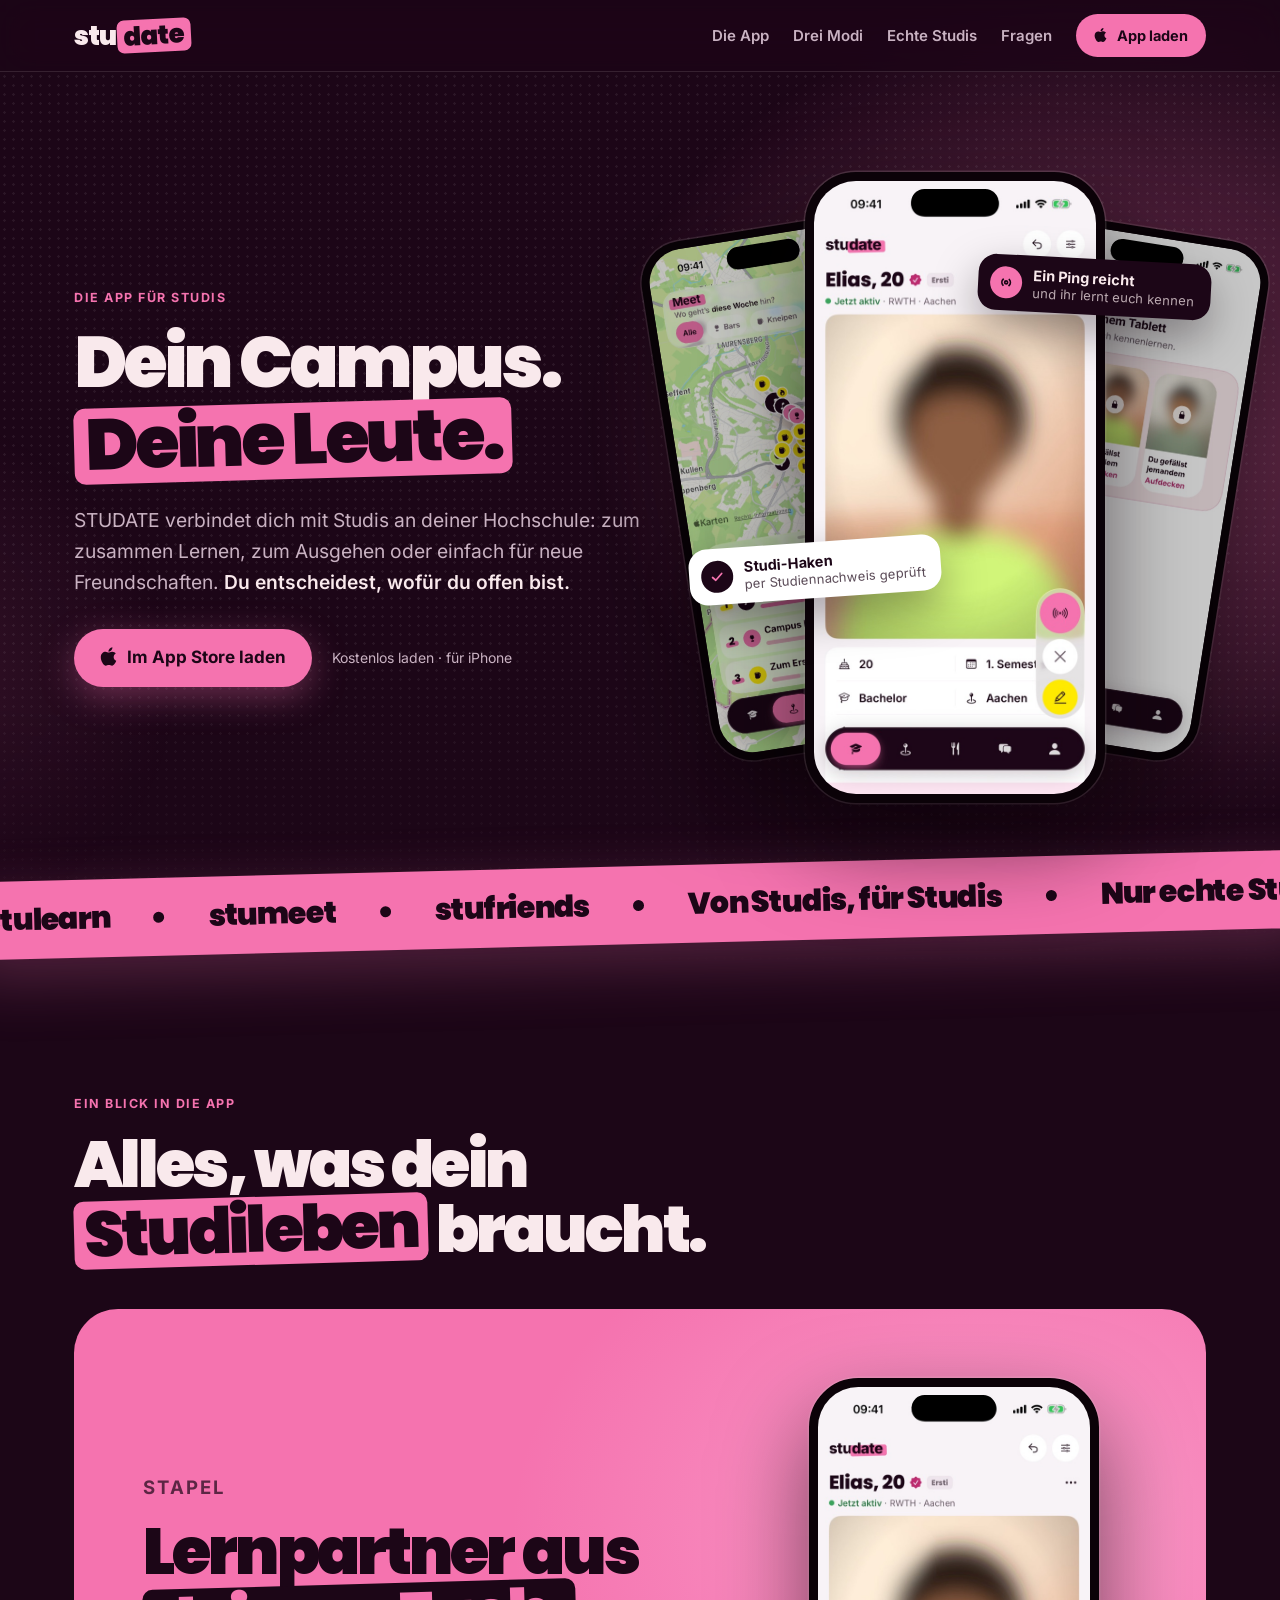
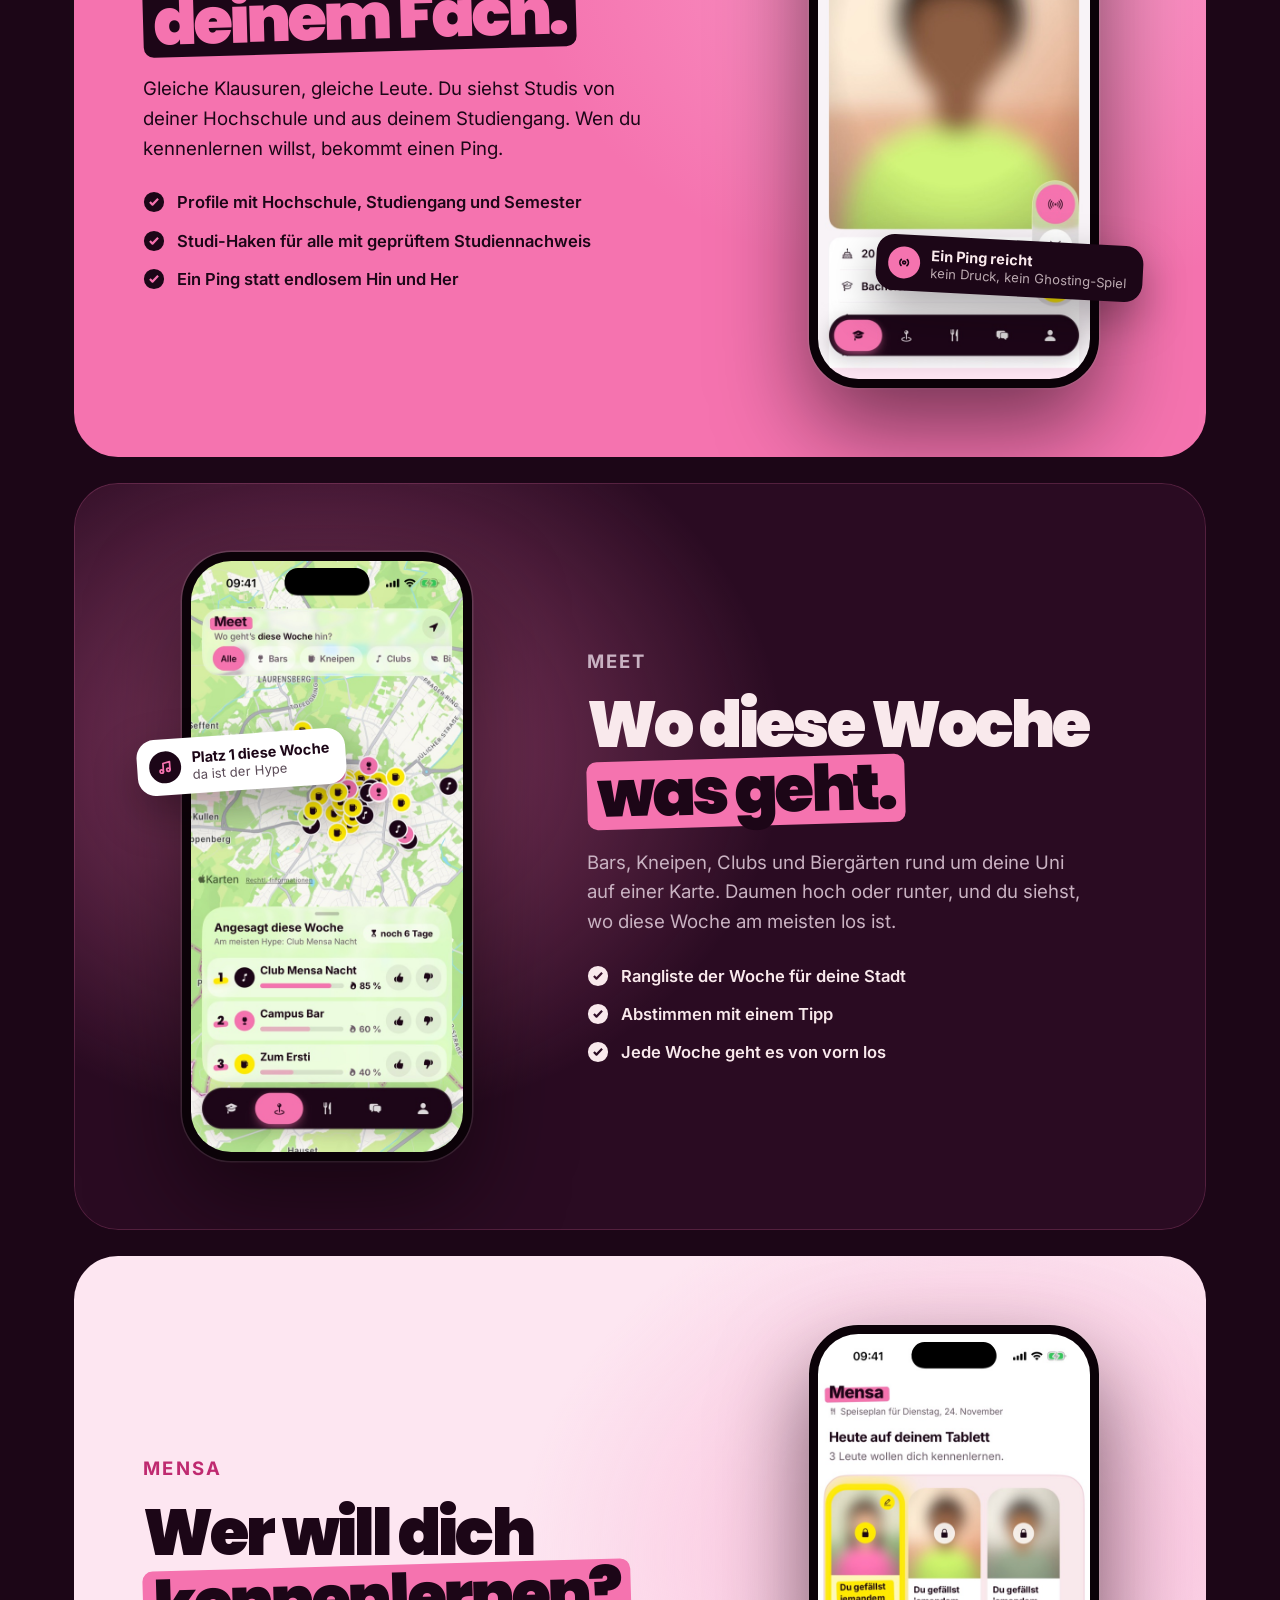
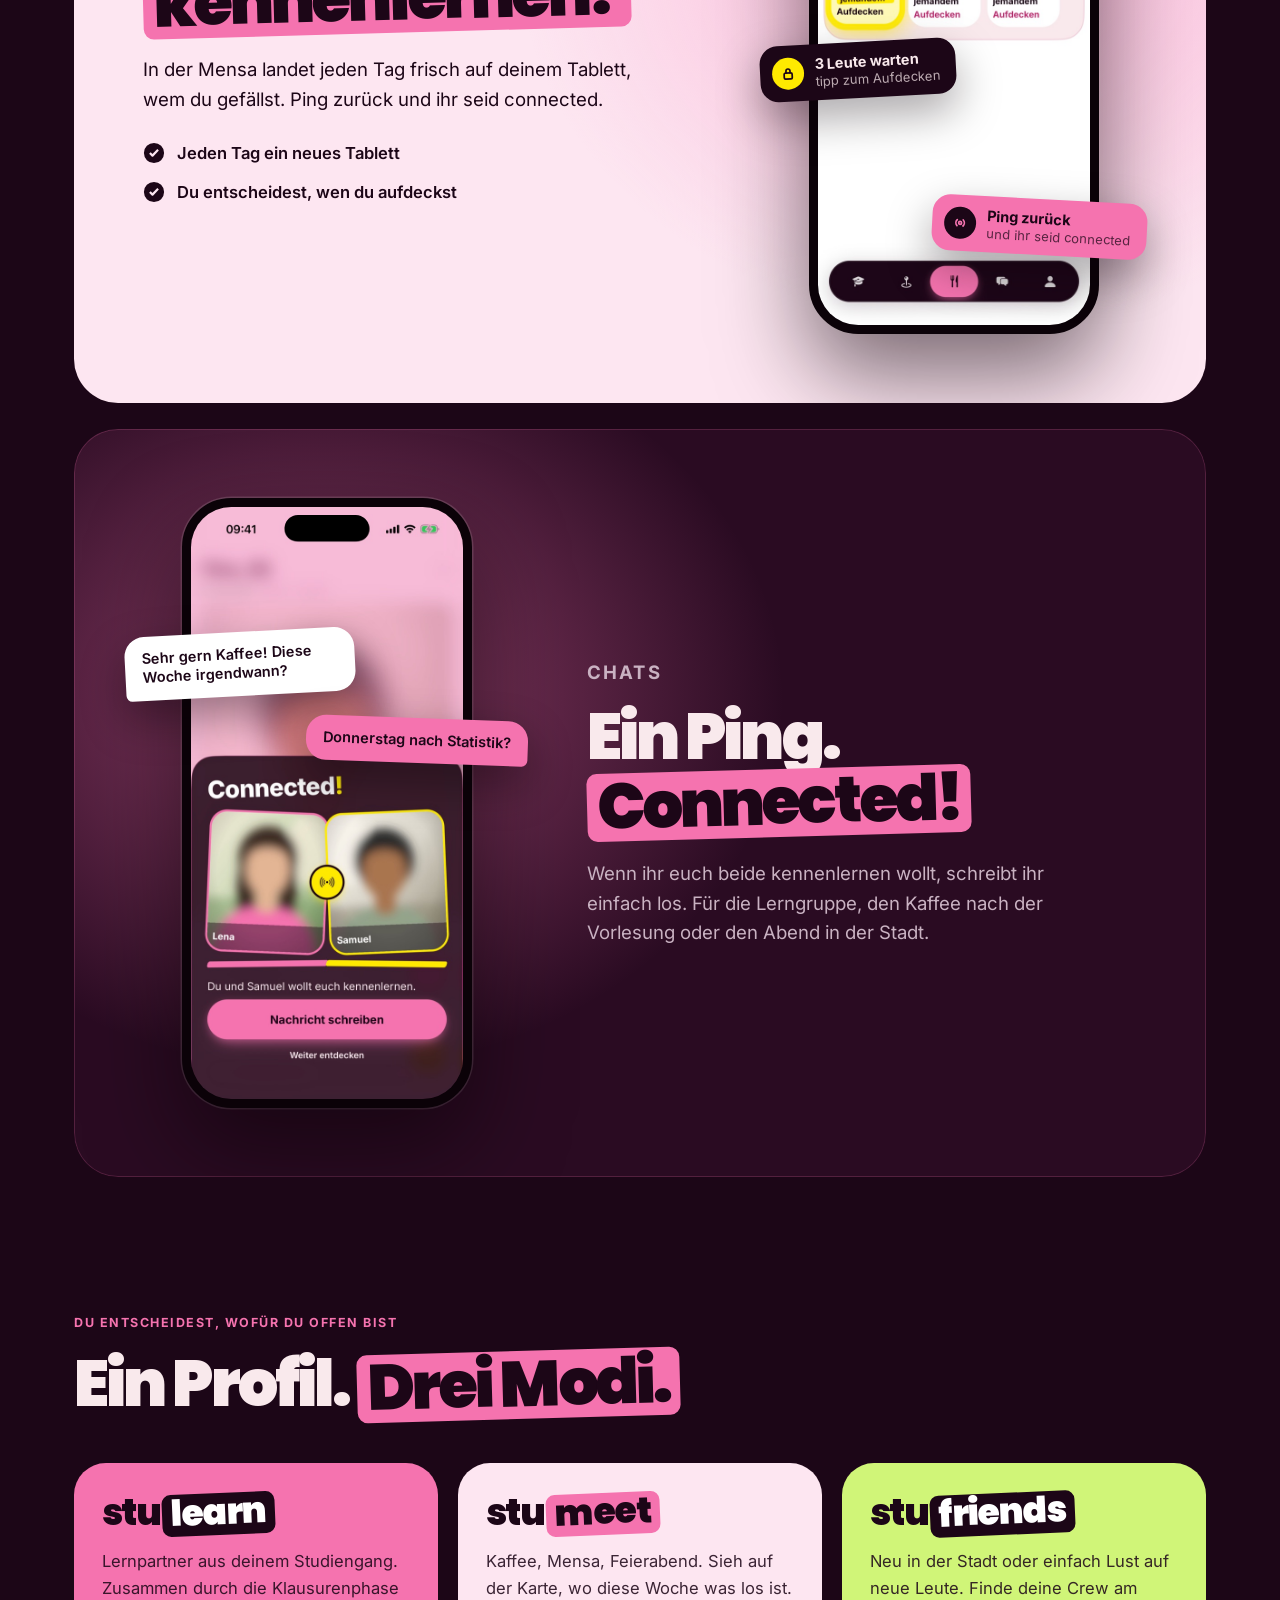
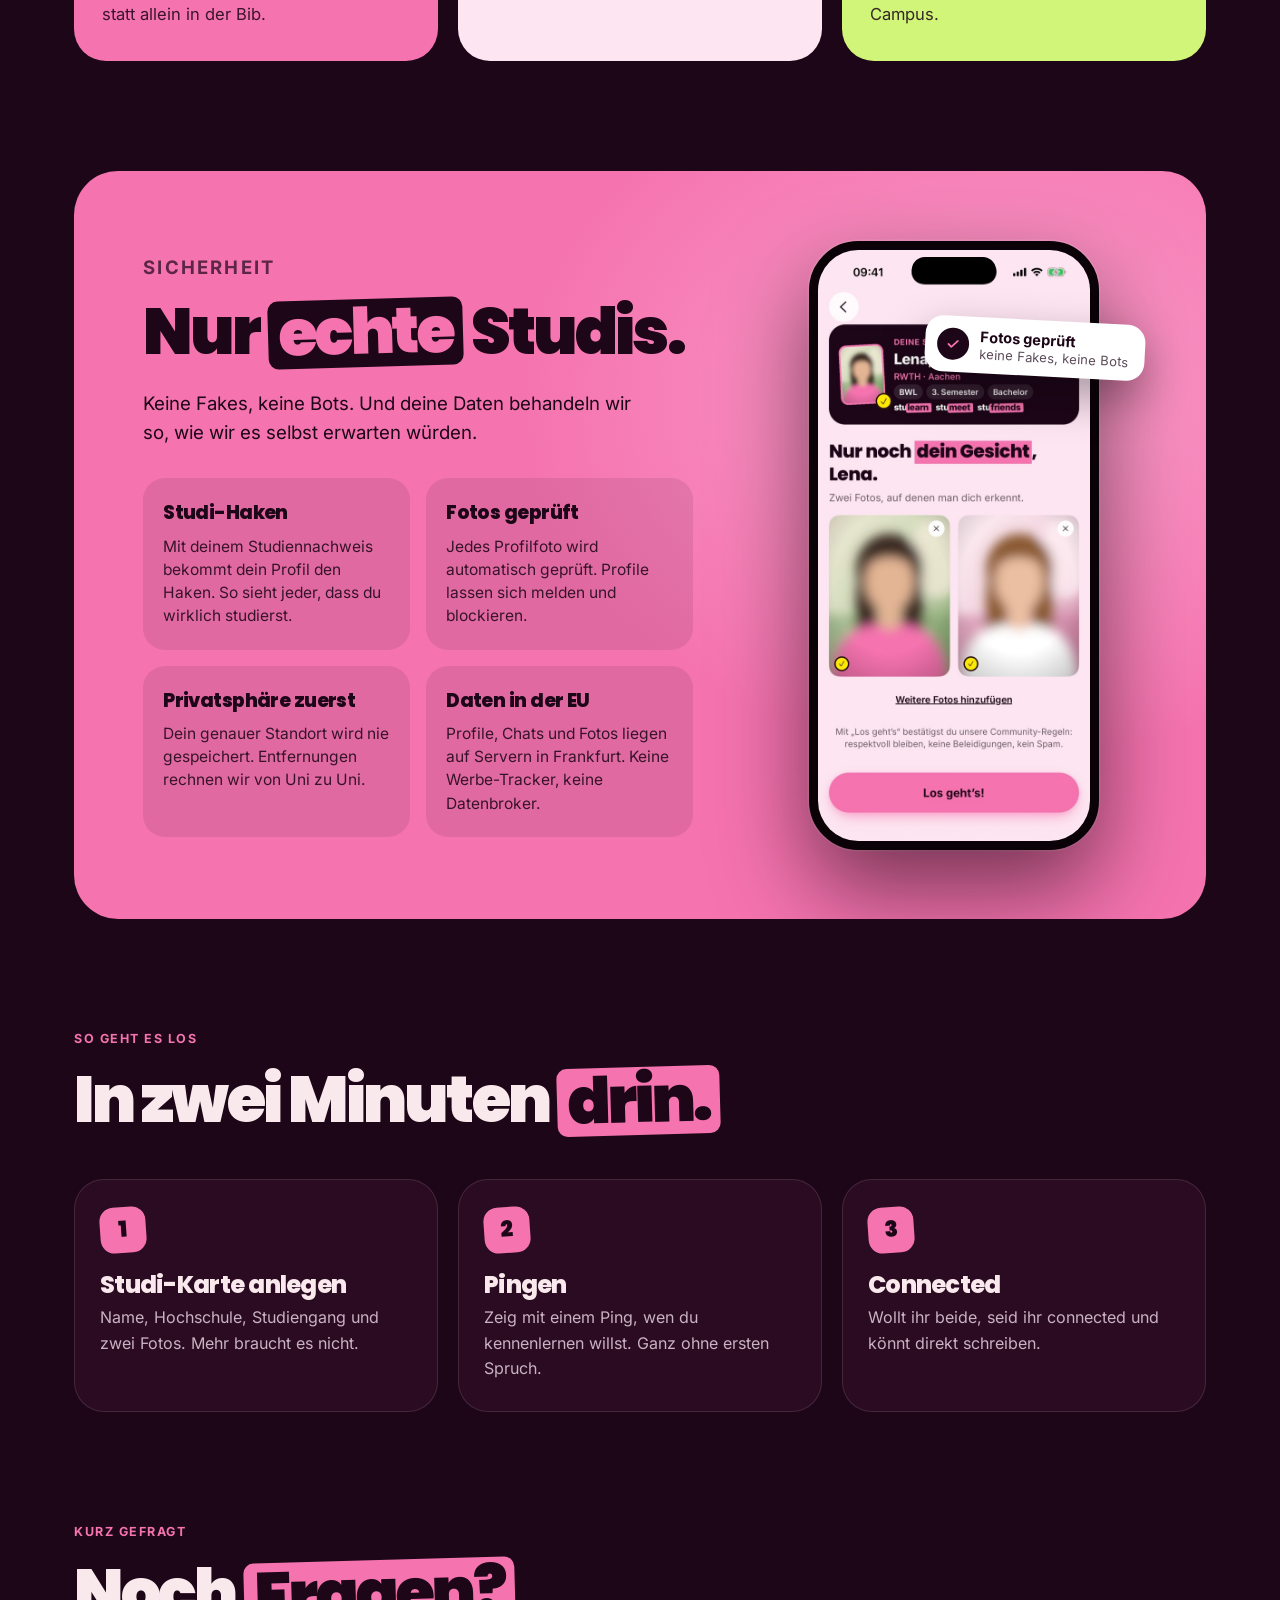
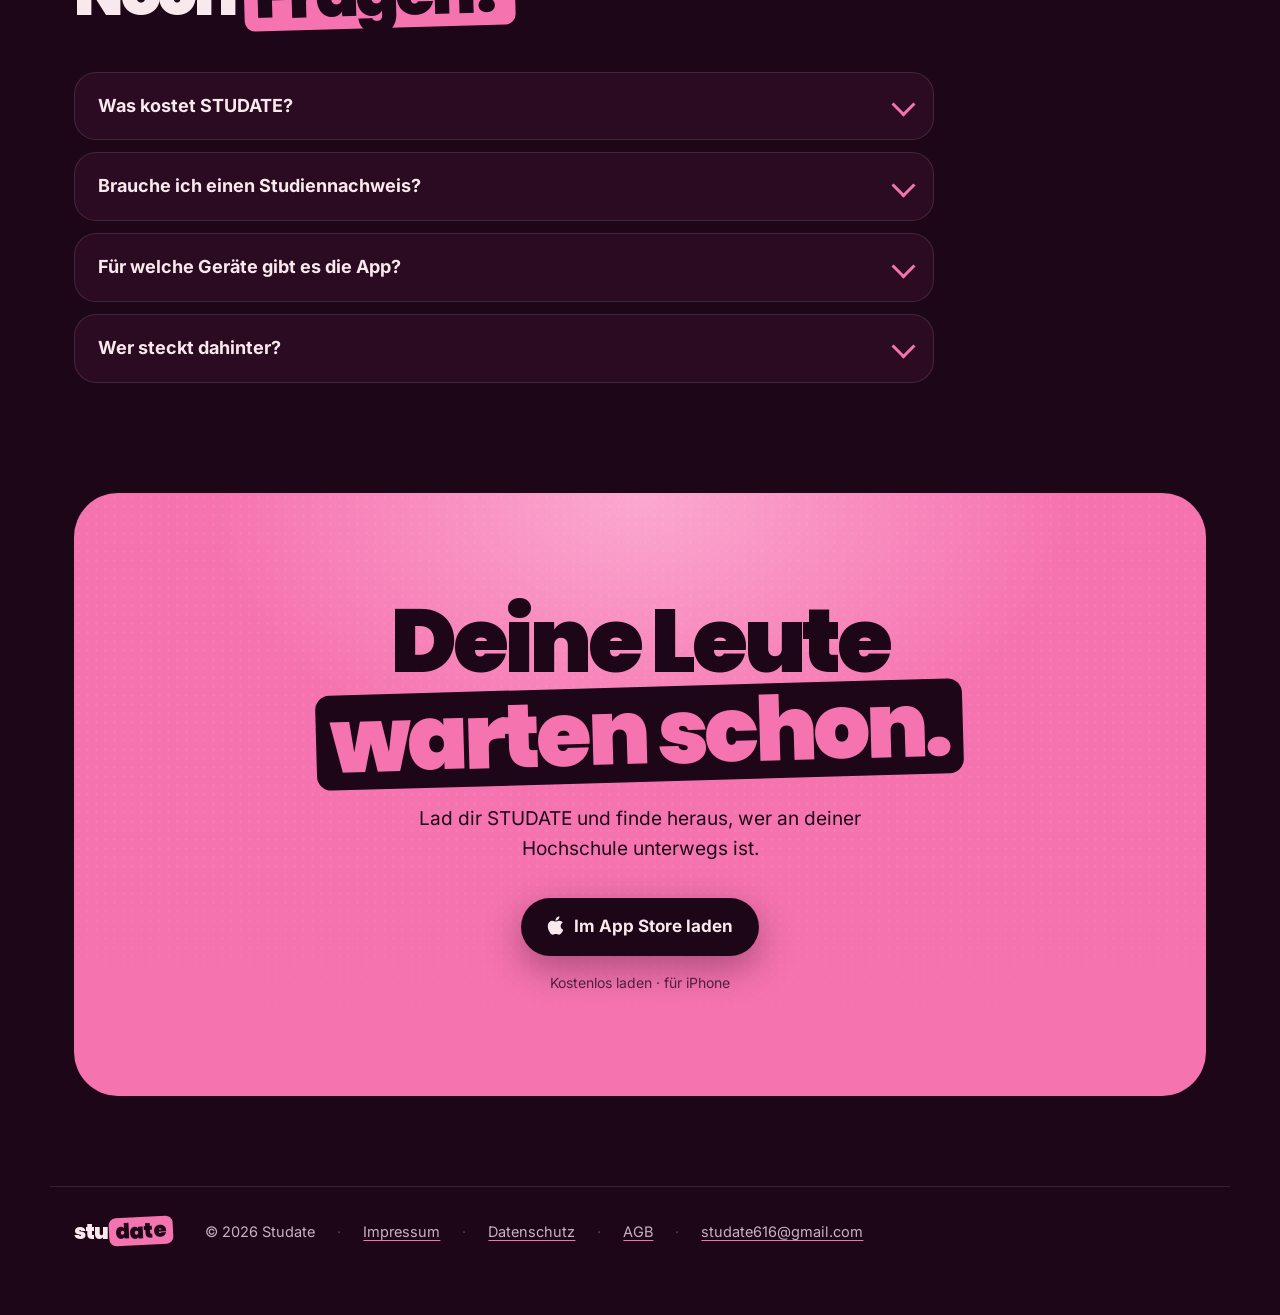
<file: index.html>
<!DOCTYPE html>
<html lang="de">
<head>
<meta charset="utf-8">
<meta name="viewport" content="width=device-width, initial-scale=1, viewport-fit=cover">
<title>STUDATE · Dein Campus. Deine Leute.</title>
<meta name="description" content="STUDATE ist die App für Studis: Lernpartner aus deinem Fach finden, sehen, wo diese Woche was geht, und neue Leute an deiner Hochschule kennenlernen.">
<meta name="theme-color" content="#1C0617">
<meta name="apple-itunes-app" content="app-id=6790204175">
<link rel="canonical" href="https://studate.eu/">
<link rel="icon" type="image/png" href="assets/favicon.png">
<link rel="apple-touch-icon" href="assets/apple-touch-icon.png">
<meta property="og:type" content="website">
<meta property="og:url" content="https://studate.eu/">
<meta property="og:title" content="STUDATE · Dein Campus. Deine Leute.">
<meta property="og:description" content="Die App für Studis: Lernpartner, Ausgehen, neue Leute. Direkt an deiner Hochschule.">
<meta property="og:image" content="https://studate.eu/assets/og.jpg">
<meta property="og:locale" content="de_DE">
<meta name="twitter:card" content="summary_large_image">
<link rel="preload" href="assets/fonts/Poppins_900Black.woff2" as="font" type="font/woff2" crossorigin>
<link rel="stylesheet" href="assets/site.css">
<script>if(!/[?&]still/.test(location.search))document.documentElement.classList.add('js')</script>
</head>
<body>
  <header class="nav">
    <div class="innen">
      <a class="wordmark" href="index.html" aria-label="STUDATE Startseite">stu<em>date</em></a>
      <nav class="links" aria-label="Seite">
        <a class="nur-breit" href="#app">Die App</a>
        <a class="nur-breit" href="#modi">Drei Modi</a>
        <a class="nur-breit" href="#echt">Echte Studis</a>
        <a class="nur-breit" href="#fragen">Fragen</a>
        <a class="knopf klein" href="https://apps.apple.com/de/app/id6790204175" rel="noopener">
          <svg viewBox="0 0 384 512" aria-hidden="true"><path d="M318.7 268.7c-.2-36.7 16.4-64.4 50-84.8-18.8-26.9-47.2-41.7-84.7-44.6-35.5-2.8-74.3 20.7-88.5 20.7-15 0-49.4-19.7-76.4-19.7C63.3 141.2 4 184.8 4 273.5q0 39.3 14.4 81.2c12.8 36.7 59 126.7 107.2 125.2 25.2-.6 43-17.9 75.8-17.9 31.8 0 48.3 17.9 76.4 17.9 48.6-.7 90.4-82.5 102.6-119.3-65.2-30.7-61.7-90-61.7-91.9zm-56.6-164.2c27.3-32.4 24.8-61.9 24-72.5-24.1 1.4-52 16.4-67.9 34.9-17.5 19.8-27.8 44.3-25.6 71.9 26.1 2 49.9-11.4 69.5-34.3z"/></svg>
          App laden
        </a>
      </nav>
    </div>
  </header>

  <main>
    <section class="hero">
      <div class="korn"></div>
      <div class="wrap innen">
        <div>
          <p class="auge">Die App für Studis</p>
          <h1>Dein Campus. <span class="block">Deine Leute.</span></h1>
          <p class="lede">STUDATE verbindet dich mit Studis an deiner Hochschule: zum zusammen Lernen,
            zum Ausgehen oder einfach für neue Freundschaften. <b>Du entscheidest, wofür du offen bist.</b></p>
          <div class="cta">
            <a class="knopf" href="https://apps.apple.com/de/app/id6790204175" rel="noopener">
              <svg viewBox="0 0 384 512" aria-hidden="true"><path d="M318.7 268.7c-.2-36.7 16.4-64.4 50-84.8-18.8-26.9-47.2-41.7-84.7-44.6-35.5-2.8-74.3 20.7-88.5 20.7-15 0-49.4-19.7-76.4-19.7C63.3 141.2 4 184.8 4 273.5q0 39.3 14.4 81.2c12.8 36.7 59 126.7 107.2 125.2 25.2-.6 43-17.9 75.8-17.9 31.8 0 48.3 17.9 76.4 17.9 48.6-.7 90.4-82.5 102.6-119.3-65.2-30.7-61.7-90-61.7-91.9zm-56.6-164.2c27.3-32.4 24.8-61.9 24-72.5-24.1 1.4-52 16.4-67.9 34.9-17.5 19.8-27.8 44.3-25.6 71.9 26.1 2 49.9-11.4 69.5-34.3z"/></svg>
              Im App Store laden
            </a>
            <small>Kostenlos laden · für iPhone</small>
          </div>
        </div>
        <div class="trio" aria-hidden="true">
          <div class="tel links-tel"><img src="assets/app/meet.jpg" width="600" height="1304" alt=""></div>
          <div class="tel rechts-tel"><img src="assets/app/mensa.jpg" width="600" height="1304" alt=""></div>
          <div class="tel mitte"><img src="assets/app/stapel.jpg" width="600" height="1304" alt=""></div>
          <div class="chip" style="left:-3%;top:58%;transform:rotate(-4deg)"><i><svg viewBox="0 0 24 24"><path d="M5 12.5l4.5 4.5L19 7.5"/></svg></i><div><b>Studi-Haken</b><span>per Studiennachweis geprüft</span></div></div>
          <div class="chip dunkel" style="right:-1%;top:17%;transform:rotate(3deg)"><i><svg viewBox="0 0 24 24"><circle cx="12" cy="12" r="2.2"/><path d="M7.5 7.5a6.4 6.4 0 0 0 0 9M16.5 7.5a6.4 6.4 0 0 1 0 9"/></svg></i><div><b>Ein Ping reicht</b><span>und ihr lernt euch kennen</span></div></div>
        </div>
      </div>
      <div class="band-lauf" aria-hidden="true">
        <div class="spur">
          <span>stulearn</span><span>stumeet</span><span>stufriends</span><span>Von Studis, für Studis</span><span>Nur echte Studis</span>
          <span>stulearn</span><span>stumeet</span><span>stufriends</span><span>Von Studis, für Studis</span><span>Nur echte Studis</span>
          <span>stulearn</span><span>stumeet</span><span>stufriends</span><span>Von Studis, für Studis</span><span>Nur echte Studis</span>
          <span>stulearn</span><span>stumeet</span><span>stufriends</span><span>Von Studis, für Studis</span><span>Nur echte Studis</span>
        </div>
      </div>
    </section>

    <section class="teil wrap" id="app" aria-label="Die App">
      <div class="kopfzeile zeig">
        <p class="auge">Ein Blick in die App</p>
        <h2>Alles, was dein <span class="block">Studileben</span> braucht.</h2>
      </div>

      <article class="panel pink zeig">
        <div class="text">
          <p class="auge">Stapel</p>
          <h2>Lernpartner aus <span class="block">deinem Fach.</span></h2>
          <p>Gleiche Klausuren, gleiche Leute. Du siehst Studis von deiner Hochschule und aus deinem Studiengang.
            Wen du kennenlernen willst, bekommt einen Ping.</p>
          <ul>
            <li>Profile mit Hochschule, Studiengang und Semester</li>
            <li>Studi-Haken für alle mit geprüftem Studiennachweis</li>
            <li>Ein Ping statt endlosem Hin und Her</li>
          </ul>
        </div>
        <div class="telwrap">
          <div class="tel"><img src="assets/app/stapel.jpg" width="600" height="1304" loading="lazy" alt="Der Stapel in STUDATE: Profilkarte mit Hochschule, Studiengang und Semester"></div>
          <div class="chip dunkel" style="right:-6px;bottom:15%;transform:rotate(3deg)"><i><svg viewBox="0 0 24 24"><circle cx="12" cy="12" r="2.2"/><path d="M7.5 7.5a6.4 6.4 0 0 0 0 9M16.5 7.5a6.4 6.4 0 0 1 0 9"/></svg></i><div><b>Ein Ping reicht</b><span>kein Druck, kein Ghosting-Spiel</span></div></div>
        </div>
      </article>

      <article class="panel dunkel dreh zeig">
        <div class="text">
          <p class="auge">Meet</p>
          <h2>Wo diese Woche <span class="block">was geht.</span></h2>
          <p>Bars, Kneipen, Clubs und Biergärten rund um deine Uni auf einer Karte. Daumen hoch oder runter,
            und du siehst, wo diese Woche am meisten los ist.</p>
          <ul>
            <li>Rangliste der Woche für deine Stadt</li>
            <li>Abstimmen mit einem Tipp</li>
            <li>Jede Woche geht es von vorn los</li>
          </ul>
        </div>
        <div class="telwrap">
          <div class="tel"><img src="assets/app/meet.jpg" width="600" height="1304" loading="lazy" alt="Meet in STUDATE: Karte mit Bars und Clubs und der Rangliste der Woche"></div>
          <div class="chip" style="left:-6px;top:30%;transform:rotate(-4deg)"><i><svg viewBox="0 0 24 24"><path d="M9 18V6l10-2v12"/><circle cx="6.5" cy="18" r="2.5"/><circle cx="16.5" cy="16" r="2.5"/></svg></i><div><b>Platz 1 diese Woche</b><span>da ist der Hype</span></div></div>
        </div>
      </article>

      <article class="panel rosa zeig">
        <div class="text">
          <p class="auge">Mensa</p>
          <h2>Wer will dich <span class="block">kennenlernen?</span></h2>
          <p>In der Mensa landet jeden Tag frisch auf deinem Tablett, wem du gefällst.
            Ping zurück und ihr seid connected.</p>
          <ul>
            <li>Jeden Tag ein neues Tablett</li>
            <li>Du entscheidest, wen du aufdeckst</li>
          </ul>
        </div>
        <div class="telwrap">
          <div class="tel"><img src="assets/app/mensa.jpg" width="600" height="1304" loading="lazy" alt="Die Mensa in STUDATE: Heute auf deinem Tablett, drei Leute wollen dich kennenlernen"></div>
          <div class="chip dunkel gelb" style="left:-10px;top:52%;transform:rotate(-3deg)"><i><svg viewBox="0 0 24 24"><rect x="6" y="11" width="12" height="9" rx="2"/><path d="M9 11V8a3 3 0 0 1 6 0v3"/></svg></i><div><b>3 Leute warten</b><span>tipp zum Aufdecken</span></div></div>
          <div class="chip pink" style="right:-10px;bottom:13%;transform:rotate(3deg)"><i><svg viewBox="0 0 24 24"><circle cx="12" cy="12" r="2.2"/><path d="M7.5 7.5a6.4 6.4 0 0 0 0 9M16.5 7.5a6.4 6.4 0 0 1 0 9"/></svg></i><div><b>Ping zurück</b><span>und ihr seid connected</span></div></div>
        </div>
      </article>

      <article class="panel dunkel dreh zeig">
        <div class="text">
          <p class="auge">Chats</p>
          <h2>Ein Ping. <span class="block">Connected!</span></h2>
          <p>Wenn ihr euch beide kennenlernen wollt, schreibt ihr einfach los. Für die Lerngruppe,
            den Kaffee nach der Vorlesung oder den Abend in der Stadt.</p>
        </div>
        <div class="telwrap">
          <div class="tel"><img src="assets/app/connected.jpg" width="600" height="1304" loading="lazy" alt="Connected in STUDATE: Zwei Studis wollen sich kennenlernen und können schreiben"></div>
          <div class="blase a" style="left:-18px;top:22%;transform:rotate(-3deg)">Sehr gern Kaffee! Diese Woche irgendwann?</div>
          <div class="blase b" style="right:-18px;top:36%;transform:rotate(2deg)">Donnerstag nach Statistik?</div>
        </div>
      </article>
    </section>

    <section class="teil wrap" id="modi" aria-label="Drei Modi">
      <div class="kopfzeile zeig">
        <p class="auge">Du entscheidest, wofür du offen bist</p>
        <h2>Ein Profil. <span class="block">Drei Modi.</span></h2>
      </div>
      <div class="modi">
        <div class="modus eins zeig"><h3>stu<em>learn</em></h3>
          <p>Lernpartner aus deinem Studiengang. Zusammen durch die Klausurenphase statt allein in der Bib.</p></div>
        <div class="modus zwei zeig"><h3>stu<em>meet</em></h3>
          <p>Kaffee, Mensa, Feierabend. Sieh auf der Karte, wo diese Woche was los ist.</p></div>
        <div class="modus drei zeig"><h3>stu<em>friends</em></h3>
          <p>Neu in der Stadt oder einfach Lust auf neue Leute. Finde deine Crew am Campus.</p></div>
      </div>
    </section>

    <section class="teil wrap" id="echt" aria-label="Echte Studis">
      <article class="panel pink zeig" style="margin:0">
        <div class="text">
          <p class="auge">Sicherheit</p>
          <h2>Nur <span class="block">echte</span> Studis.</h2>
          <p>Keine Fakes, keine Bots. Und deine Daten behandeln wir so, wie wir es selbst erwarten würden.</p>
          <div class="punkte">
            <div class="punkt"><b>Studi-Haken</b><span>Mit deinem Studiennachweis bekommt dein Profil den Haken. So sieht jeder, dass du wirklich studierst.</span></div>
            <div class="punkt"><b>Fotos geprüft</b><span>Jedes Profilfoto wird automatisch geprüft. Profile lassen sich melden und blockieren.</span></div>
            <div class="punkt"><b>Privatsphäre zuerst</b><span>Dein genauer Standort wird nie gespeichert. Entfernungen rechnen wir von Uni zu Uni.</span></div>
            <div class="punkt"><b>Daten in der EU</b><span>Profile, Chats und Fotos liegen auf Servern in Frankfurt. Keine Werbe-Tracker, keine Datenbroker.</span></div>
          </div>
        </div>
        <div class="telwrap nur-breit">
          <div class="tel"><img src="assets/app/karte.jpg" width="600" height="1304" loading="lazy" alt="Die Studi-Karte in STUDATE mit Name, Hochschule und Studiengang"></div>
          <div class="chip" style="right:-8px;top:13%;transform:rotate(3deg)"><i><svg viewBox="0 0 24 24"><path d="M5 12.5l4.5 4.5L19 7.5"/></svg></i><div><b>Fotos geprüft</b><span>keine Fakes, keine Bots</span></div></div>
        </div>
      </article>
    </section>

    <section class="teil wrap" aria-label="So geht es los">
      <div class="kopfzeile zeig">
        <p class="auge">So geht es los</p>
        <h2>In zwei Minuten <span class="block">drin.</span></h2>
      </div>
      <div class="schritte">
        <div class="schritt zeig"><h3>Studi-Karte anlegen</h3><p>Name, Hochschule, Studiengang und zwei Fotos. Mehr braucht es nicht.</p></div>
        <div class="schritt zeig"><h3>Pingen</h3><p>Zeig mit einem Ping, wen du kennenlernen willst. Ganz ohne ersten Spruch.</p></div>
        <div class="schritt zeig"><h3>Connected</h3><p>Wollt ihr beide, seid ihr connected und könnt direkt schreiben.</p></div>
      </div>
    </section>

    <section class="teil wrap" id="fragen" aria-label="Häufige Fragen">
      <div class="kopfzeile zeig">
        <p class="auge">Kurz gefragt</p>
        <h2>Noch <span class="block">Fragen?</span></h2>
      </div>
      <div class="fragen zeig">
        <details><summary>Was kostet STUDATE?</summary>
          <p>Laden und loslegen ist kostenlos. Wer mehr will, findet in der App das Abo studate∞.</p></details>
        <details><summary>Brauche ich einen Studiennachweis?</summary>
          <p>Zum Start nicht. Mit deinem Studiennachweis bekommt dein Profil aber den Studi-Haken, und andere sehen, dass du wirklich studierst.</p></details>
        <details><summary>Für welche Geräte gibt es die App?</summary>
          <p>STUDATE gibt es aktuell für das iPhone im App Store.</p></details>
        <details><summary>Wer steckt dahinter?</summary>
          <p>STUDATE ist von Studis für Studis gebaut. Fragen, Ideen oder Probleme? Schreib uns an
            <a href="mailto:studate616@gmail.com">studate616@gmail.com</a>.</p></details>
      </div>
    </section>

    <section class="teil wrap" aria-label="App laden">
      <div class="schluss zeig">
        <div class="korn"></div>
        <h2>Deine Leute <span class="block">warten schon.</span></h2>
        <p>Lad dir STUDATE und finde heraus, wer an deiner Hochschule unterwegs ist.</p>
        <a class="knopf dunkel" href="https://apps.apple.com/de/app/id6790204175" rel="noopener">
          <svg viewBox="0 0 384 512" aria-hidden="true"><path d="M318.7 268.7c-.2-36.7 16.4-64.4 50-84.8-18.8-26.9-47.2-41.7-84.7-44.6-35.5-2.8-74.3 20.7-88.5 20.7-15 0-49.4-19.7-76.4-19.7C63.3 141.2 4 184.8 4 273.5q0 39.3 14.4 81.2c12.8 36.7 59 126.7 107.2 125.2 25.2-.6 43-17.9 75.8-17.9 31.8 0 48.3 17.9 76.4 17.9 48.6-.7 90.4-82.5 102.6-119.3-65.2-30.7-61.7-90-61.7-91.9zm-56.6-164.2c27.3-32.4 24.8-61.9 24-72.5-24.1 1.4-52 16.4-67.9 34.9-17.5 19.8-27.8 44.3-25.6 71.9 26.1 2 49.9-11.4 69.5-34.3z"/></svg>
          Im App Store laden
        </a>
        <small>Kostenlos laden · für iPhone</small>
      </div>
    </section>
  </main>

  <footer class="site wrap">
    <a class="wordmark" href="index.html" aria-label="STUDATE Startseite">stu<em>date</em></a>
    <span>© 2026 Studate</span>
    <span class="sep">·</span><a href="impressum.html">Impressum</a>
    <span class="sep">·</span><a href="datenschutz.html">Datenschutz</a>
    <span class="sep">·</span><a href="agb.html">AGB</a>
    <span class="sep">·</span><a href="mailto:studate616@gmail.com">studate616@gmail.com</a>
  </footer>

  <script>
    (function(){
      var teile=document.querySelectorAll('.zeig');
      if(!('IntersectionObserver' in window)){teile.forEach(function(e){e.classList.add('da')});return}
      var io=new IntersectionObserver(function(es){es.forEach(function(e){if(e.isIntersecting){e.target.classList.add('da');io.unobserve(e.target)}})},{rootMargin:'0px 0px -8% 0px',threshold:.08});
      teile.forEach(function(e){io.observe(e)});
    })();
  </script>
</body>
</html>
</file>
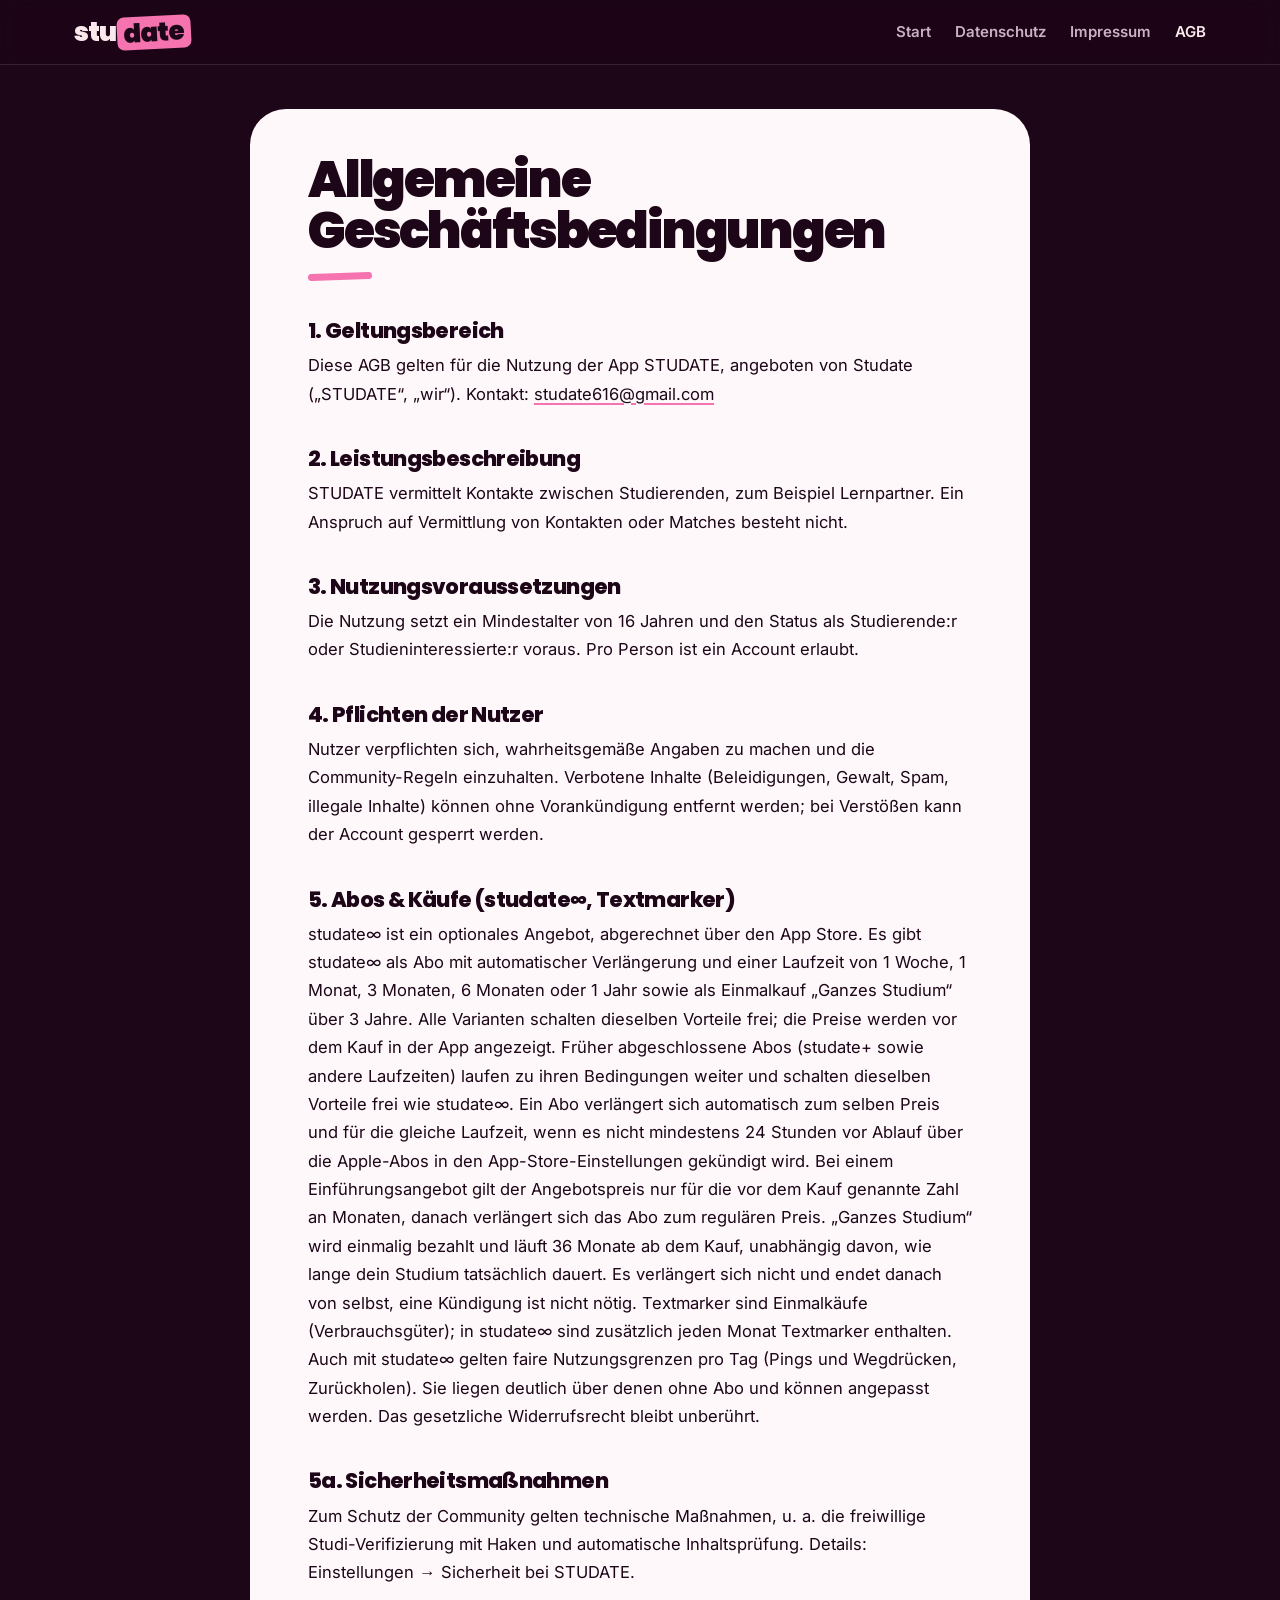
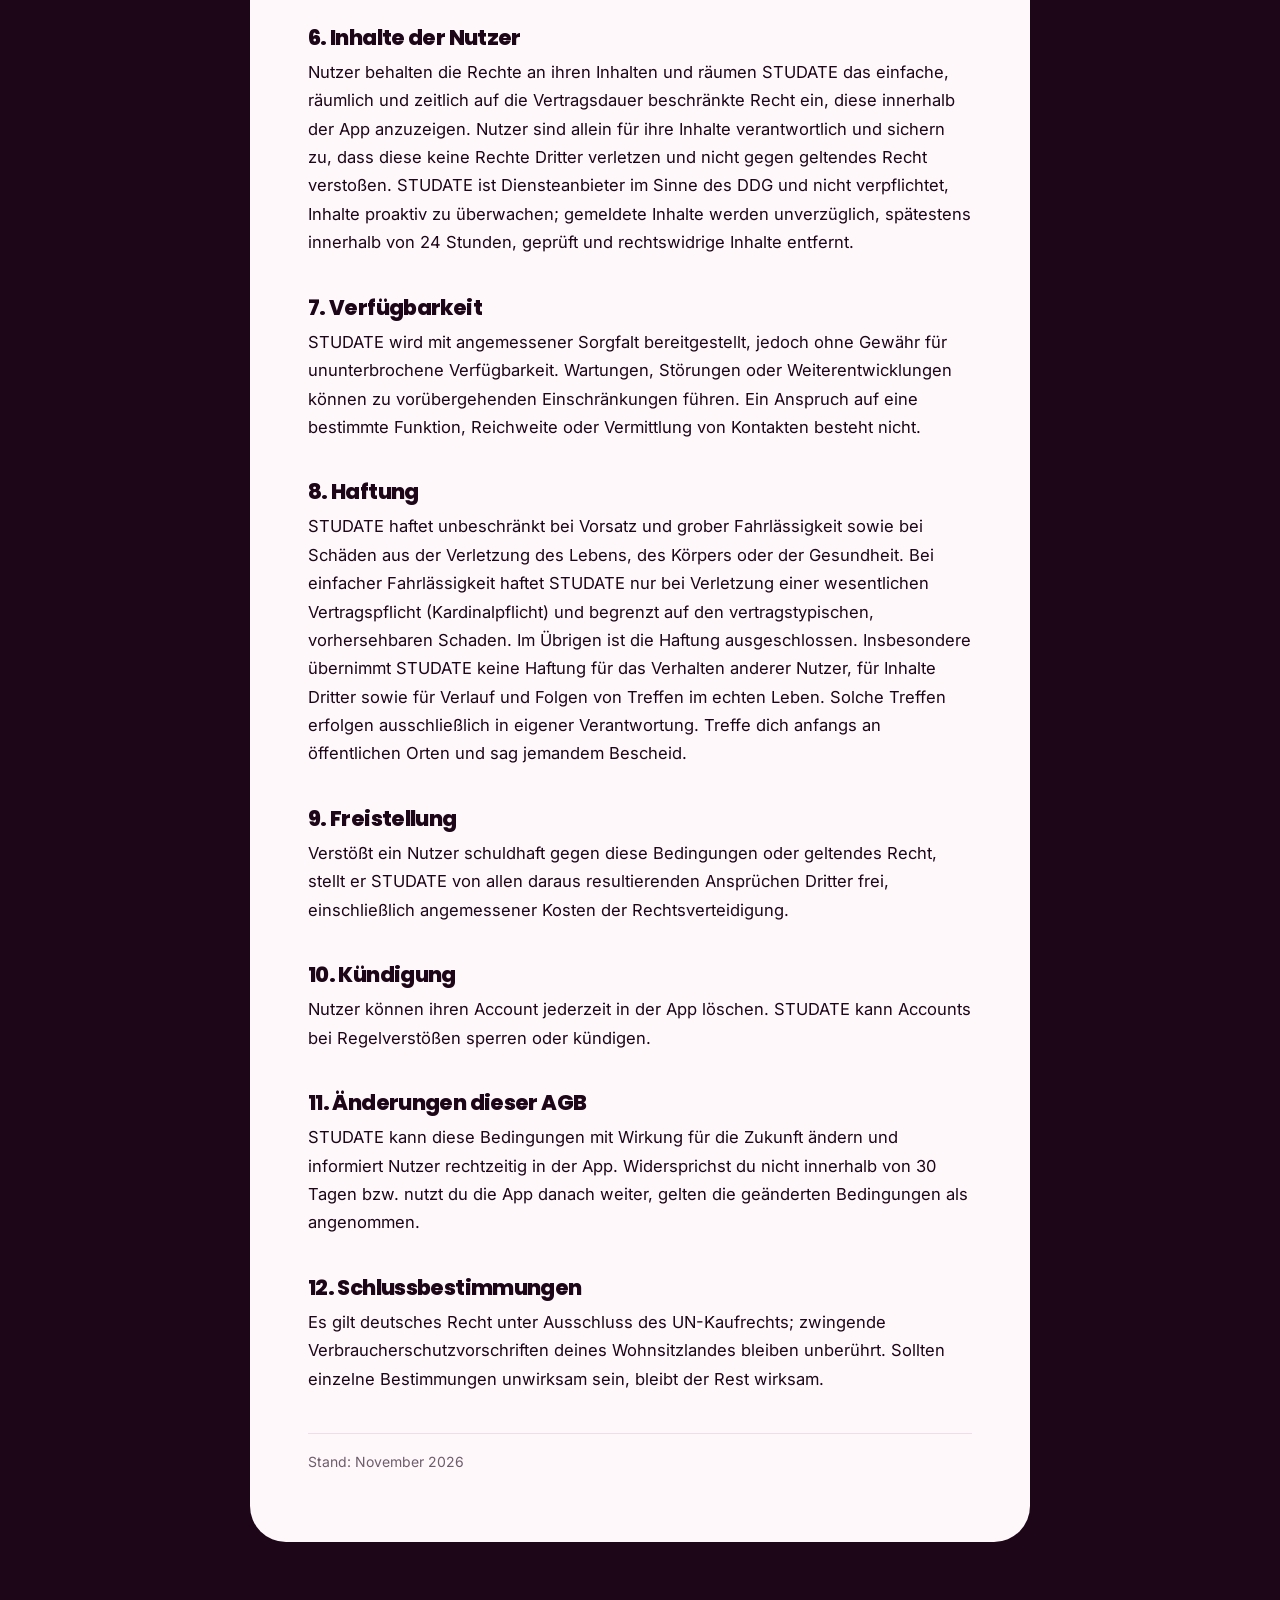
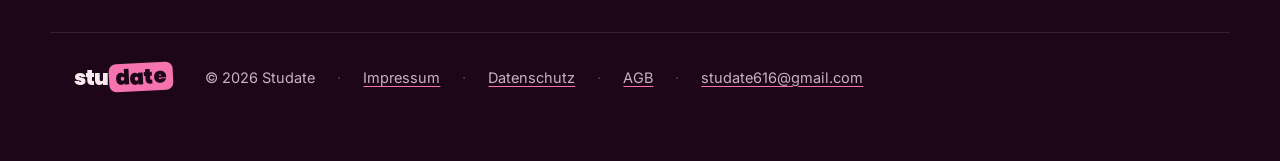
<file: agb.html>
<!DOCTYPE html>
<html lang="de">
<head>
<meta charset="utf-8">
<meta name="viewport" content="width=device-width, initial-scale=1">
<title>AGB · STUDATE</title>
<meta name="description" content="STUDATE ist die App für Studis: Lernpartner, Ausgehen und neue Leute an deiner Hochschule.">
<meta name="theme-color" content="#1C0617">
<link rel="icon" type="image/png" href="assets/favicon.png">
<link rel="apple-touch-icon" href="assets/apple-touch-icon.png">
<link rel="stylesheet" href="assets/site.css">
</head>
<body>
  <header class="nav wrap">
    <a class="wordmark" href="index.html">stu<em>date</em></a>
    <nav class="links">
      <a href="index.html">Start</a>
      <a href="datenschutz.html">Datenschutz</a>
      <a href="impressum.html">Impressum</a>
      <a href="agb.html" aria-current="page">AGB</a>
    </nav>
  </header>

  <main class="doc">
    <h1>Allgemeine Geschäftsbedingungen</h1><div class="rule"></div>
    <h2>1. Geltungsbereich</h2>
    <p>Diese AGB gelten für die Nutzung der App STUDATE, angeboten von Studate („STUDATE“, „wir“). Kontakt: <a href="mailto:studate616@gmail.com">studate616@gmail.com</a></p>
    <h2>2. Leistungsbeschreibung</h2>
    <p>STUDATE vermittelt Kontakte zwischen Studierenden, zum Beispiel Lernpartner. Ein Anspruch auf Vermittlung von Kontakten oder Matches besteht nicht.</p>
    <h2>3. Nutzungsvoraussetzungen</h2>
    <p>Die Nutzung setzt ein Mindestalter von 16 Jahren und den Status als Studierende:r oder Studieninteressierte:r voraus. Pro Person ist ein Account erlaubt.</p>
    <h2>4. Pflichten der Nutzer</h2>
    <p>Nutzer verpflichten sich, wahrheitsgemäße Angaben zu machen und die Community-Regeln einzuhalten. Verbotene Inhalte (Beleidigungen, Gewalt, Spam, illegale Inhalte) können ohne Vorankündigung entfernt werden; bei Verstößen kann der Account gesperrt werden.</p>
    <h2>5. Abos &amp; Käufe (studate∞, Textmarker)</h2>
    <p>studate∞ ist ein optionales Angebot, abgerechnet über den App Store. Es gibt studate∞ als Abo mit automatischer Verlängerung und einer Laufzeit von 1 Woche, 1 Monat, 3 Monaten, 6 Monaten oder 1 Jahr sowie als Einmalkauf „Ganzes Studium“ über 3 Jahre. Alle Varianten schalten dieselben Vorteile frei; die Preise werden vor dem Kauf in der App angezeigt. Früher abgeschlossene Abos (studate+ sowie andere Laufzeiten) laufen zu ihren Bedingungen weiter und schalten dieselben Vorteile frei wie studate∞. Ein Abo verlängert sich automatisch zum selben Preis und für die gleiche Laufzeit, wenn es nicht mindestens 24 Stunden vor Ablauf über die Apple-Abos in den App-Store-Einstellungen gekündigt wird. Bei einem Einführungsangebot gilt der Angebotspreis nur für die vor dem Kauf genannte Zahl an Monaten, danach verlängert sich das Abo zum regulären Preis. „Ganzes Studium“ wird einmalig bezahlt und läuft 36 Monate ab dem Kauf, unabhängig davon, wie lange dein Studium tatsächlich dauert. Es verlängert sich nicht und endet danach von selbst, eine Kündigung ist nicht nötig. Textmarker sind Einmalkäufe (Verbrauchsgüter); in studate∞ sind zusätzlich jeden Monat Textmarker enthalten. Auch mit studate∞ gelten faire Nutzungsgrenzen pro Tag (Pings und Wegdrücken, Zurückholen). Sie liegen deutlich über denen ohne Abo und können angepasst werden. Das gesetzliche Widerrufsrecht bleibt unberührt.</p>
    <h2>5a. Sicherheitsmaßnahmen</h2>
    <p>Zum Schutz der Community gelten technische Maßnahmen, u. a. die freiwillige Studi-Verifizierung mit Haken und automatische Inhaltsprüfung. Details: Einstellungen → Sicherheit bei STUDATE.</p>
    <h2>6. Inhalte der Nutzer</h2>
    <p>Nutzer behalten die Rechte an ihren Inhalten und räumen STUDATE das einfache, räumlich und zeitlich auf die Vertragsdauer beschränkte Recht ein, diese innerhalb der App anzuzeigen. Nutzer sind allein für ihre Inhalte verantwortlich und sichern zu, dass diese keine Rechte Dritter verletzen und nicht gegen geltendes Recht verstoßen. STUDATE ist Diensteanbieter im Sinne des DDG und nicht verpflichtet, Inhalte proaktiv zu überwachen; gemeldete Inhalte werden unverzüglich, spätestens innerhalb von 24 Stunden, geprüft und rechtswidrige Inhalte entfernt.</p>
    <h2>7. Verfügbarkeit</h2>
    <p>STUDATE wird mit angemessener Sorgfalt bereitgestellt, jedoch ohne Gewähr für ununterbrochene Verfügbarkeit. Wartungen, Störungen oder Weiterentwicklungen können zu vorübergehenden Einschränkungen führen. Ein Anspruch auf eine bestimmte Funktion, Reichweite oder Vermittlung von Kontakten besteht nicht.</p>
    <h2>8. Haftung</h2>
    <p>STUDATE haftet unbeschränkt bei Vorsatz und grober Fahrlässigkeit sowie bei Schäden aus der Verletzung des Lebens, des Körpers oder der Gesundheit. Bei einfacher Fahrlässigkeit haftet STUDATE nur bei Verletzung einer wesentlichen Vertragspflicht (Kardinalpflicht) und begrenzt auf den vertragstypischen, vorhersehbaren Schaden. Im Übrigen ist die Haftung ausgeschlossen. Insbesondere übernimmt STUDATE keine Haftung für das Verhalten anderer Nutzer, für Inhalte Dritter sowie für Verlauf und Folgen von Treffen im echten Leben. Solche Treffen erfolgen ausschließlich in eigener Verantwortung. Treffe dich anfangs an öffentlichen Orten und sag jemandem Bescheid.</p>
    <h2>9. Freistellung</h2>
    <p>Verstößt ein Nutzer schuldhaft gegen diese Bedingungen oder geltendes Recht, stellt er STUDATE von allen daraus resultierenden Ansprüchen Dritter frei, einschließlich angemessener Kosten der Rechtsverteidigung.</p>
    <h2>10. Kündigung</h2>
    <p>Nutzer können ihren Account jederzeit in der App löschen. STUDATE kann Accounts bei Regelverstößen sperren oder kündigen.</p>
    <h2>11. Änderungen dieser AGB</h2>
    <p>STUDATE kann diese Bedingungen mit Wirkung für die Zukunft ändern und informiert Nutzer rechtzeitig in der App. Widersprichst du nicht innerhalb von 30 Tagen bzw. nutzt du die App danach weiter, gelten die geänderten Bedingungen als angenommen.</p>
    <h2>12. Schlussbestimmungen</h2>
    <p>Es gilt deutsches Recht unter Ausschluss des UN-Kaufrechts; zwingende Verbraucherschutzvorschriften deines Wohnsitzlandes bleiben unberührt. Sollten einzelne Bestimmungen unwirksam sein, bleibt der Rest wirksam.</p>
    <p class="updated">Stand: November 2026</p>
  </main>

  <footer class="site wrap">
    <a class="wordmark" href="index.html" aria-label="STUDATE Startseite">stu<em>date</em></a>
    <span>© 2026 Studate</span>
    <span class="sep">·</span><a href="impressum.html">Impressum</a>
    <span class="sep">·</span><a href="datenschutz.html">Datenschutz</a>
    <span class="sep">·</span><a href="agb.html">AGB</a>
    <span class="sep">·</span><a href="mailto:studate616@gmail.com">studate616@gmail.com</a>
  </footer>
</body>
</html>
</file>
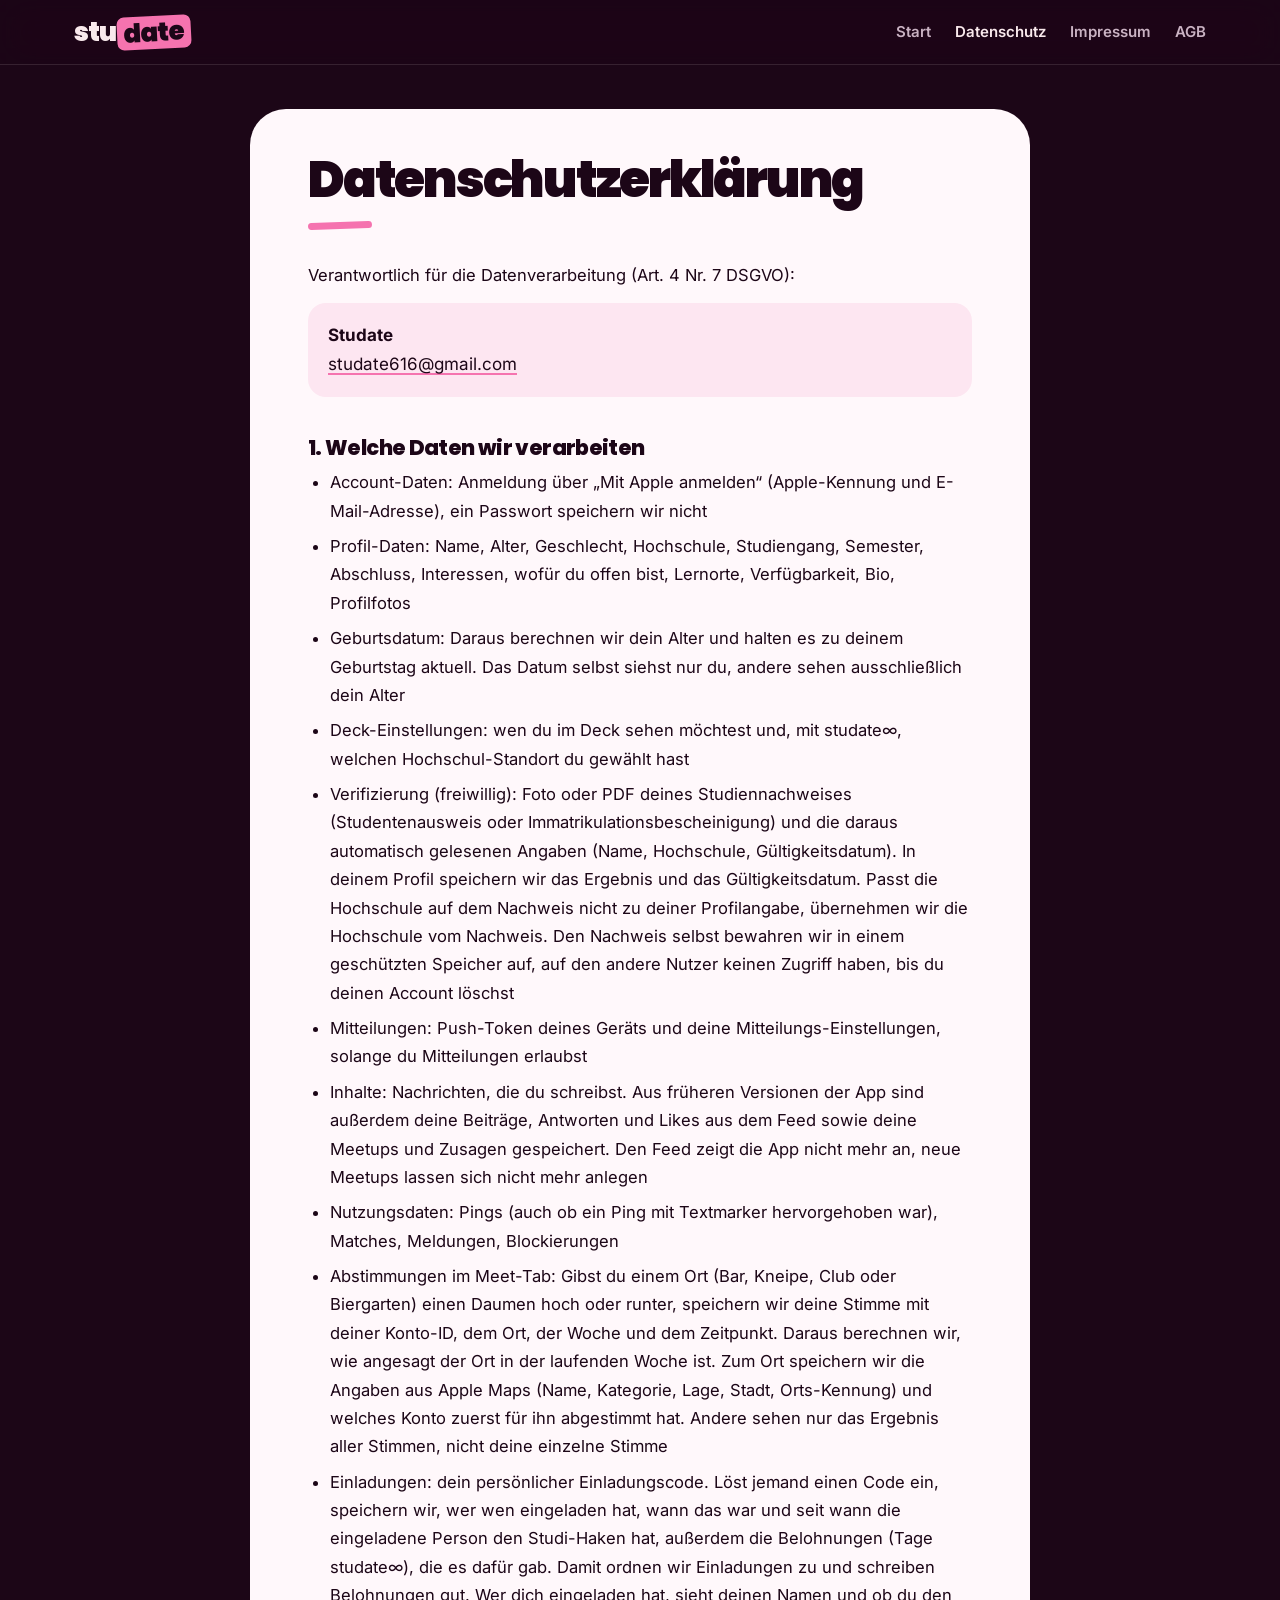
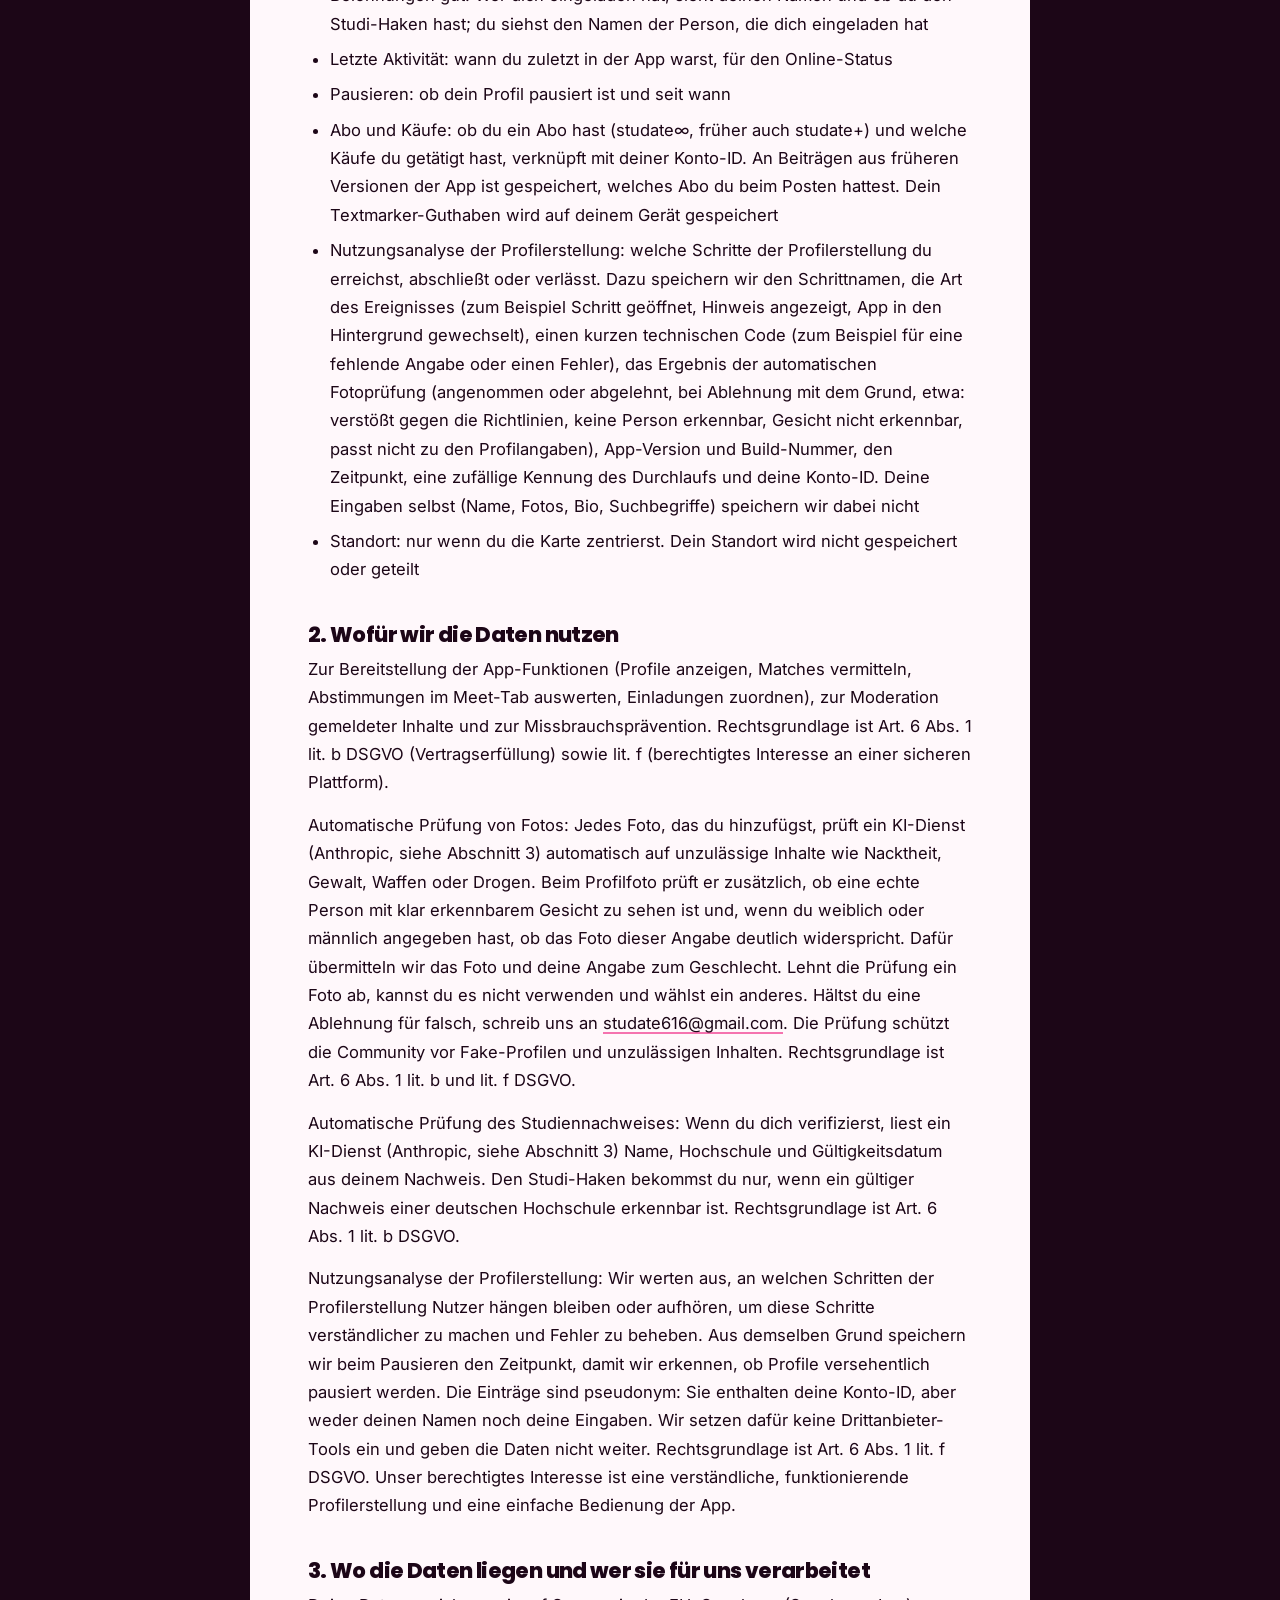
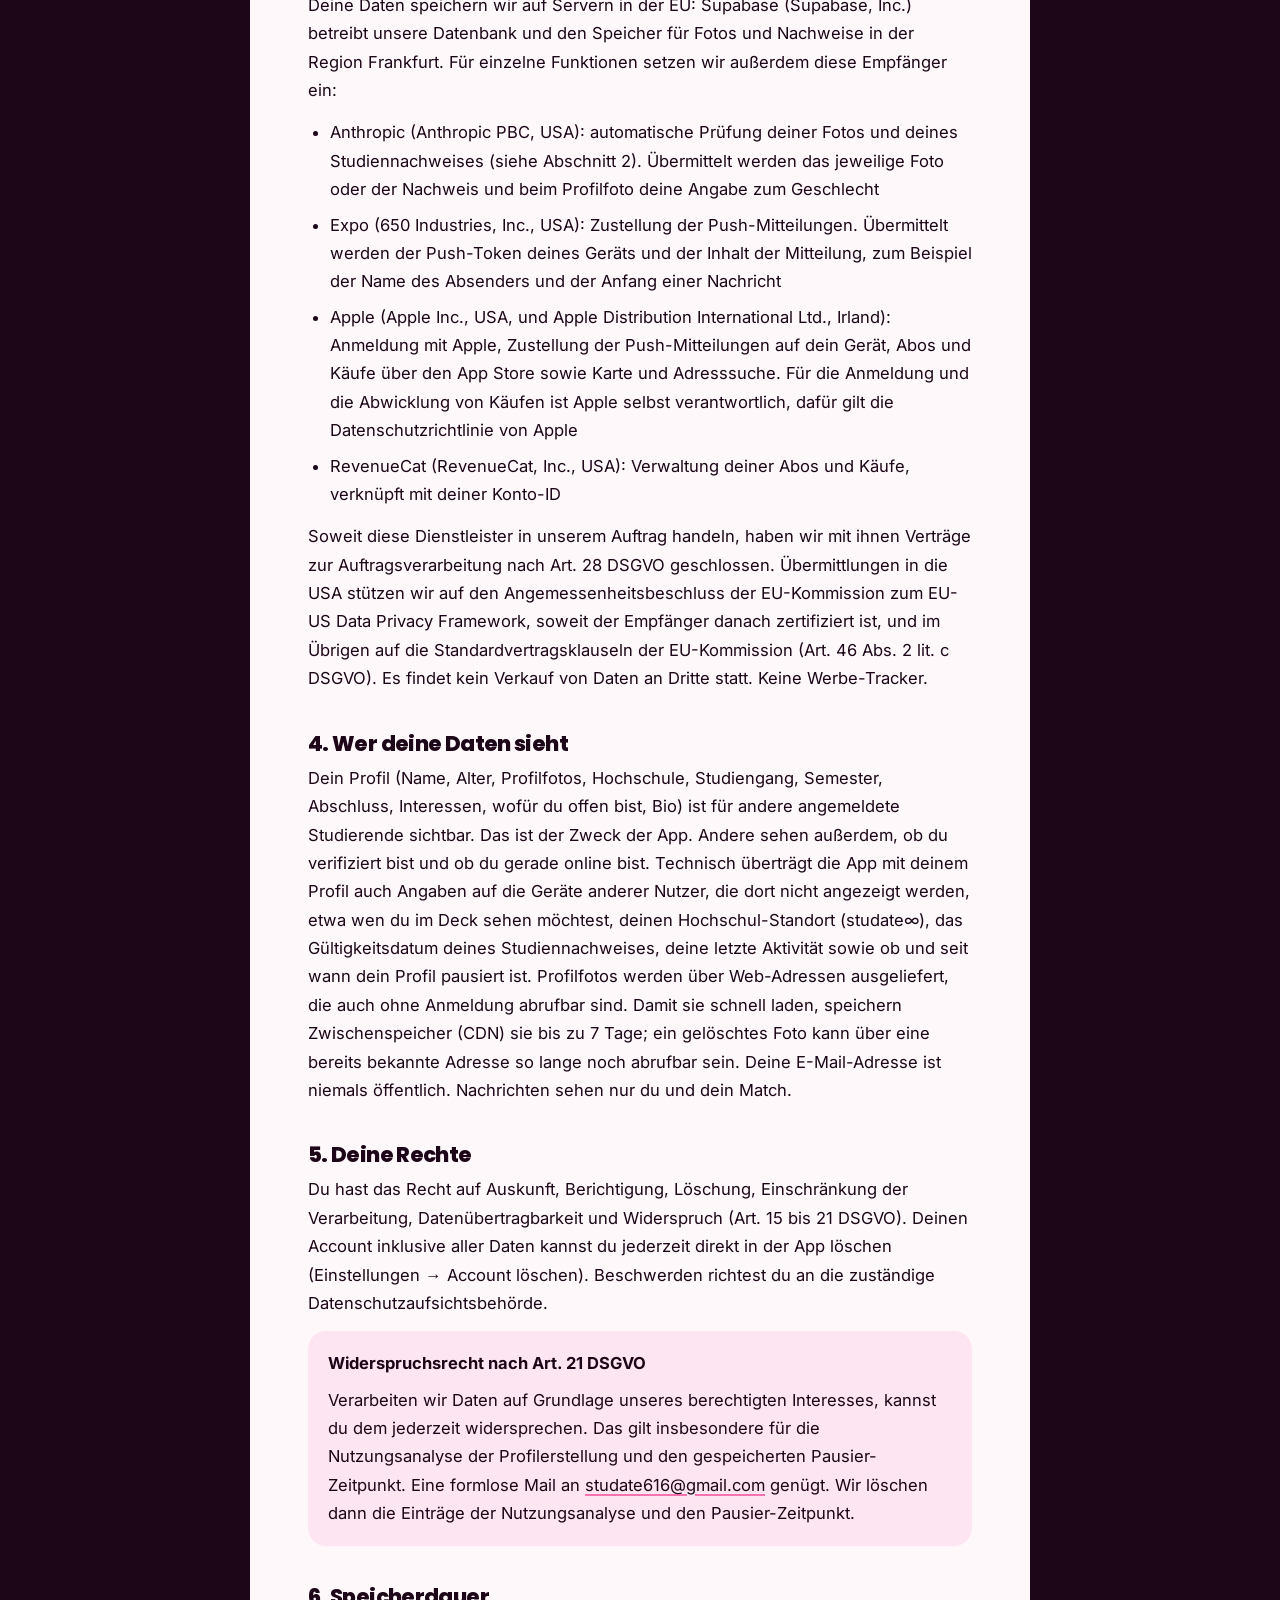
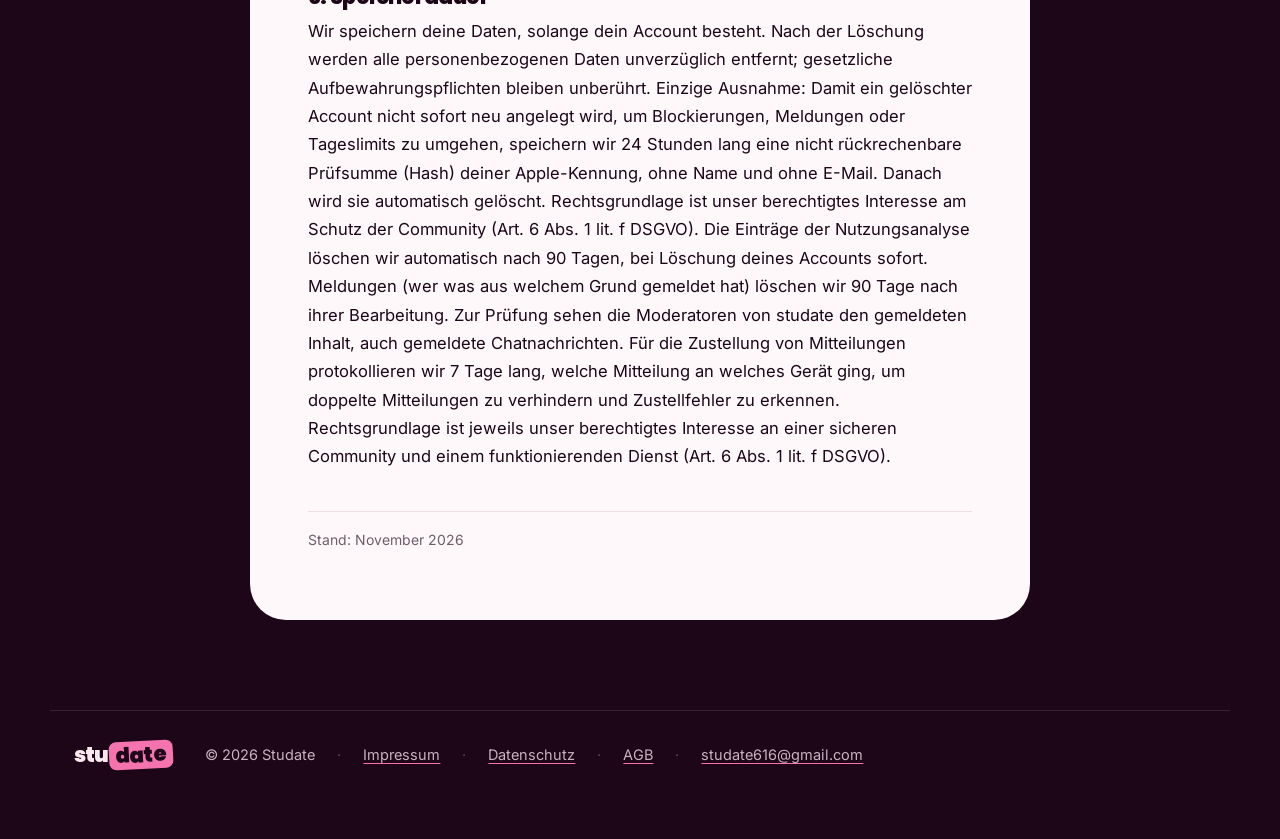
<file: datenschutz.html>
<!DOCTYPE html>
<html lang="de">
<head>
<meta charset="utf-8">
<meta name="viewport" content="width=device-width, initial-scale=1">
<title>Datenschutzerklärung · STUDATE</title>
<meta name="description" content="STUDATE ist die App für Studis: Lernpartner, Ausgehen und neue Leute an deiner Hochschule.">
<meta name="theme-color" content="#1C0617">
<link rel="icon" type="image/png" href="assets/favicon.png">
<link rel="apple-touch-icon" href="assets/apple-touch-icon.png">
<link rel="stylesheet" href="assets/site.css">
</head>
<body>
  <header class="nav wrap">
    <a class="wordmark" href="index.html">stu<em>date</em></a>
    <nav class="links">
      <a href="index.html">Start</a>
      <a href="datenschutz.html" aria-current="page">Datenschutz</a>
      <a href="impressum.html">Impressum</a>
      <a href="agb.html">AGB</a>
    </nav>
  </header>

  <main class="doc">
    <h1>Datenschutzerklärung</h1><div class="rule"></div>
    <p>Verantwortlich für die Datenverarbeitung (Art. 4 Nr. 7 DSGVO):</p>
    <div class="addr"><b>Studate</b><br>
      <a href="mailto:studate616@gmail.com">studate616@gmail.com</a></div>
    <h2>1. Welche Daten wir verarbeiten</h2>
    <ul>
      <li>Account-Daten: Anmeldung über „Mit Apple anmelden“ (Apple-Kennung und E-Mail-Adresse), ein Passwort speichern wir nicht</li>
      <li>Profil-Daten: Name, Alter, Geschlecht, Hochschule, Studiengang, Semester, Abschluss, Interessen, wofür du offen bist, Lernorte, Verfügbarkeit, Bio, Profilfotos</li>
      <li>Geburtsdatum: Daraus berechnen wir dein Alter und halten es zu deinem Geburtstag aktuell. Das Datum selbst siehst nur du, andere sehen ausschließlich dein Alter</li>
      <li>Deck-Einstellungen: wen du im Deck sehen möchtest und, mit studate∞, welchen Hochschul-Standort du gewählt hast</li>
      <li>Verifizierung (freiwillig): Foto oder PDF deines Studiennachweises (Studentenausweis oder Immatrikulationsbescheinigung) und die daraus automatisch gelesenen Angaben (Name, Hochschule, Gültigkeitsdatum). In deinem Profil speichern wir das Ergebnis und das Gültigkeitsdatum. Passt die Hochschule auf dem Nachweis nicht zu deiner Profilangabe, übernehmen wir die Hochschule vom Nachweis. Den Nachweis selbst bewahren wir in einem geschützten Speicher auf, auf den andere Nutzer keinen Zugriff haben, bis du deinen Account löschst</li>
      <li>Mitteilungen: Push-Token deines Geräts und deine Mitteilungs-Einstellungen, solange du Mitteilungen erlaubst</li>
      <li>Inhalte: Nachrichten, die du schreibst. Aus früheren Versionen der App sind außerdem deine Beiträge, Antworten und Likes aus dem Feed sowie deine Meetups und Zusagen gespeichert. Den Feed zeigt die App nicht mehr an, neue Meetups lassen sich nicht mehr anlegen</li>
      <li>Nutzungsdaten: Pings (auch ob ein Ping mit Textmarker hervorgehoben war), Matches, Meldungen, Blockierungen</li>
      <li>Abstimmungen im Meet-Tab: Gibst du einem Ort (Bar, Kneipe, Club oder Biergarten) einen Daumen hoch oder runter, speichern wir deine Stimme mit deiner Konto-ID, dem Ort, der Woche und dem Zeitpunkt. Daraus berechnen wir, wie angesagt der Ort in der laufenden Woche ist. Zum Ort speichern wir die Angaben aus Apple Maps (Name, Kategorie, Lage, Stadt, Orts-Kennung) und welches Konto zuerst für ihn abgestimmt hat. Andere sehen nur das Ergebnis aller Stimmen, nicht deine einzelne Stimme</li>
      <li>Einladungen: dein persönlicher Einladungscode. Löst jemand einen Code ein, speichern wir, wer wen eingeladen hat, wann das war und seit wann die eingeladene Person den Studi-Haken hat, außerdem die Belohnungen (Tage studate∞), die es dafür gab. Damit ordnen wir Einladungen zu und schreiben Belohnungen gut. Wer dich eingeladen hat, sieht deinen Namen und ob du den Studi-Haken hast; du siehst den Namen der Person, die dich eingeladen hat</li>
      <li>Letzte Aktivität: wann du zuletzt in der App warst, für den Online-Status</li>
      <li>Pausieren: ob dein Profil pausiert ist und seit wann</li>
      <li>Abo und Käufe: ob du ein Abo hast (studate∞, früher auch studate+) und welche Käufe du getätigt hast, verknüpft mit deiner Konto-ID. An Beiträgen aus früheren Versionen der App ist gespeichert, welches Abo du beim Posten hattest. Dein Textmarker-Guthaben wird auf deinem Gerät gespeichert</li>
      <li>Nutzungsanalyse der Profilerstellung: welche Schritte der Profilerstellung du erreichst, abschließt oder verlässt. Dazu speichern wir den Schrittnamen, die Art des Ereignisses (zum Beispiel Schritt geöffnet, Hinweis angezeigt, App in den Hintergrund gewechselt), einen kurzen technischen Code (zum Beispiel für eine fehlende Angabe oder einen Fehler), das Ergebnis der automatischen Fotoprüfung (angenommen oder abgelehnt, bei Ablehnung mit dem Grund, etwa: verstößt gegen die Richtlinien, keine Person erkennbar, Gesicht nicht erkennbar, passt nicht zu den Profilangaben), App-Version und Build-Nummer, den Zeitpunkt, eine zufällige Kennung des Durchlaufs und deine Konto-ID. Deine Eingaben selbst (Name, Fotos, Bio, Suchbegriffe) speichern wir dabei nicht</li>
      <li>Standort: nur wenn du die Karte zentrierst. Dein Standort wird nicht gespeichert oder geteilt</li>
    </ul>
    <h2>2. Wofür wir die Daten nutzen</h2>
    <p>Zur Bereitstellung der App-Funktionen (Profile anzeigen, Matches vermitteln, Abstimmungen im Meet-Tab auswerten, Einladungen zuordnen), zur Moderation gemeldeter Inhalte und zur Missbrauchsprävention. Rechtsgrundlage ist Art. 6 Abs. 1 lit. b DSGVO (Vertragserfüllung) sowie lit. f (berechtigtes Interesse an einer sicheren Plattform).</p>
    <p>Automatische Prüfung von Fotos: Jedes Foto, das du hinzufügst, prüft ein KI-Dienst (Anthropic, siehe Abschnitt 3) automatisch auf unzulässige Inhalte wie Nacktheit, Gewalt, Waffen oder Drogen. Beim Profilfoto prüft er zusätzlich, ob eine echte Person mit klar erkennbarem Gesicht zu sehen ist und, wenn du weiblich oder männlich angegeben hast, ob das Foto dieser Angabe deutlich widerspricht. Dafür übermitteln wir das Foto und deine Angabe zum Geschlecht. Lehnt die Prüfung ein Foto ab, kannst du es nicht verwenden und wählst ein anderes. Hältst du eine Ablehnung für falsch, schreib uns an <a href="mailto:studate616@gmail.com">studate616@gmail.com</a>. Die Prüfung schützt die Community vor Fake-Profilen und unzulässigen Inhalten. Rechtsgrundlage ist Art. 6 Abs. 1 lit. b und lit. f DSGVO.</p>
    <p>Automatische Prüfung des Studiennachweises: Wenn du dich verifizierst, liest ein KI-Dienst (Anthropic, siehe Abschnitt 3) Name, Hochschule und Gültigkeitsdatum aus deinem Nachweis. Den Studi-Haken bekommst du nur, wenn ein gültiger Nachweis einer deutschen Hochschule erkennbar ist. Rechtsgrundlage ist Art. 6 Abs. 1 lit. b DSGVO.</p>
    <p>Nutzungsanalyse der Profilerstellung: Wir werten aus, an welchen Schritten der Profilerstellung Nutzer hängen bleiben oder aufhören, um diese Schritte verständlicher zu machen und Fehler zu beheben. Aus demselben Grund speichern wir beim Pausieren den Zeitpunkt, damit wir erkennen, ob Profile versehentlich pausiert werden. Die Einträge sind pseudonym: Sie enthalten deine Konto-ID, aber weder deinen Namen noch deine Eingaben. Wir setzen dafür keine Drittanbieter-Tools ein und geben die Daten nicht weiter. Rechtsgrundlage ist Art. 6 Abs. 1 lit. f DSGVO. Unser berechtigtes Interesse ist eine verständliche, funktionierende Profilerstellung und eine einfache Bedienung der App.</p>
    <h2>3. Wo die Daten liegen und wer sie für uns verarbeitet</h2>
    <p>Deine Daten speichern wir auf Servern in der EU: Supabase (Supabase, Inc.) betreibt unsere Datenbank und den Speicher für Fotos und Nachweise in der Region Frankfurt. Für einzelne Funktionen setzen wir außerdem diese Empfänger ein:</p>
    <ul>
      <li>Anthropic (Anthropic PBC, USA): automatische Prüfung deiner Fotos und deines Studiennachweises (siehe Abschnitt 2). Übermittelt werden das jeweilige Foto oder der Nachweis und beim Profilfoto deine Angabe zum Geschlecht</li>
      <li>Expo (650 Industries, Inc., USA): Zustellung der Push-Mitteilungen. Übermittelt werden der Push-Token deines Geräts und der Inhalt der Mitteilung, zum Beispiel der Name des Absenders und der Anfang einer Nachricht</li>
      <li>Apple (Apple Inc., USA, und Apple Distribution International Ltd., Irland): Anmeldung mit Apple, Zustellung der Push-Mitteilungen auf dein Gerät, Abos und Käufe über den App Store sowie Karte und Adresssuche. Für die Anmeldung und die Abwicklung von Käufen ist Apple selbst verantwortlich, dafür gilt die Datenschutzrichtlinie von Apple</li>
      <li>RevenueCat (RevenueCat, Inc., USA): Verwaltung deiner Abos und Käufe, verknüpft mit deiner Konto-ID</li>
    </ul>
    <p>Soweit diese Dienstleister in unserem Auftrag handeln, haben wir mit ihnen Verträge zur Auftragsverarbeitung nach Art. 28 DSGVO geschlossen. Übermittlungen in die USA stützen wir auf den Angemessenheitsbeschluss der EU-Kommission zum EU-US Data Privacy Framework, soweit der Empfänger danach zertifiziert ist, und im Übrigen auf die Standardvertragsklauseln der EU-Kommission (Art. 46 Abs. 2 lit. c DSGVO). Es findet kein Verkauf von Daten an Dritte statt. Keine Werbe-Tracker.</p>
    <h2>4. Wer deine Daten sieht</h2>
    <p>Dein Profil (Name, Alter, Profilfotos, Hochschule, Studiengang, Semester, Abschluss, Interessen, wofür du offen bist, Bio) ist für andere angemeldete Studierende sichtbar. Das ist der Zweck der App. Andere sehen außerdem, ob du verifiziert bist und ob du gerade online bist. Technisch überträgt die App mit deinem Profil auch Angaben auf die Geräte anderer Nutzer, die dort nicht angezeigt werden, etwa wen du im Deck sehen möchtest, deinen Hochschul-Standort (studate∞), das Gültigkeitsdatum deines Studiennachweises, deine letzte Aktivität sowie ob und seit wann dein Profil pausiert ist. Profilfotos werden über Web-Adressen ausgeliefert, die auch ohne Anmeldung abrufbar sind. Damit sie schnell laden, speichern Zwischenspeicher (CDN) sie bis zu 7 Tage; ein gelöschtes Foto kann über eine bereits bekannte Adresse so lange noch abrufbar sein. Deine E-Mail-Adresse ist niemals öffentlich. Nachrichten sehen nur du und dein Match.</p>
    <h2>5. Deine Rechte</h2>
    <p>Du hast das Recht auf Auskunft, Berichtigung, Löschung, Einschränkung der Verarbeitung, Datenübertragbarkeit und Widerspruch (Art. 15 bis 21 DSGVO). Deinen Account inklusive aller Daten kannst du jederzeit direkt in der App löschen (Einstellungen → Account löschen). Beschwerden richtest du an die zuständige Datenschutzaufsichtsbehörde.</p>
    <div class="hinweis" id="widerspruch">
      <p><b>Widerspruchsrecht nach Art. 21 DSGVO</b></p>
      <p>Verarbeiten wir Daten auf Grundlage unseres berechtigten Interesses, kannst du dem jederzeit widersprechen. Das gilt insbesondere für die Nutzungsanalyse der Profilerstellung und den gespeicherten Pausier-Zeitpunkt. Eine formlose Mail an <a href="mailto:studate616@gmail.com">studate616@gmail.com</a> genügt. Wir löschen dann die Einträge der Nutzungsanalyse und den Pausier-Zeitpunkt.</p>
    </div>
    <h2>6. Speicherdauer</h2>
    <p>Wir speichern deine Daten, solange dein Account besteht. Nach der Löschung werden alle personenbezogenen Daten unverzüglich entfernt; gesetzliche Aufbewahrungspflichten bleiben unberührt. Einzige Ausnahme: Damit ein gelöschter Account nicht sofort neu angelegt wird, um Blockierungen, Meldungen oder Tageslimits zu umgehen, speichern wir 24 Stunden lang eine nicht rückrechenbare Prüfsumme (Hash) deiner Apple-Kennung, ohne Name und ohne E-Mail. Danach wird sie automatisch gelöscht. Rechtsgrundlage ist unser berechtigtes Interesse am Schutz der Community (Art. 6 Abs. 1 lit. f DSGVO). Die Einträge der Nutzungsanalyse löschen wir automatisch nach 90 Tagen, bei Löschung deines Accounts sofort. Meldungen (wer was aus welchem Grund gemeldet hat) löschen wir 90 Tage nach ihrer Bearbeitung. Zur Prüfung sehen die Moderatoren von studate den gemeldeten Inhalt, auch gemeldete Chatnachrichten. Für die Zustellung von Mitteilungen protokollieren wir 7 Tage lang, welche Mitteilung an welches Gerät ging, um doppelte Mitteilungen zu verhindern und Zustellfehler zu erkennen. Rechtsgrundlage ist jeweils unser berechtigtes Interesse an einer sicheren Community und einem funktionierenden Dienst (Art. 6 Abs. 1 lit. f DSGVO).</p>
    <p class="updated">Stand: November 2026</p>
  </main>

  <footer class="site wrap">
    <a class="wordmark" href="index.html" aria-label="STUDATE Startseite">stu<em>date</em></a>
    <span>© 2026 Studate</span>
    <span class="sep">·</span><a href="impressum.html">Impressum</a>
    <span class="sep">·</span><a href="datenschutz.html">Datenschutz</a>
    <span class="sep">·</span><a href="agb.html">AGB</a>
    <span class="sep">·</span><a href="mailto:studate616@gmail.com">studate616@gmail.com</a>
  </footer>
</body>
</html>
</file>
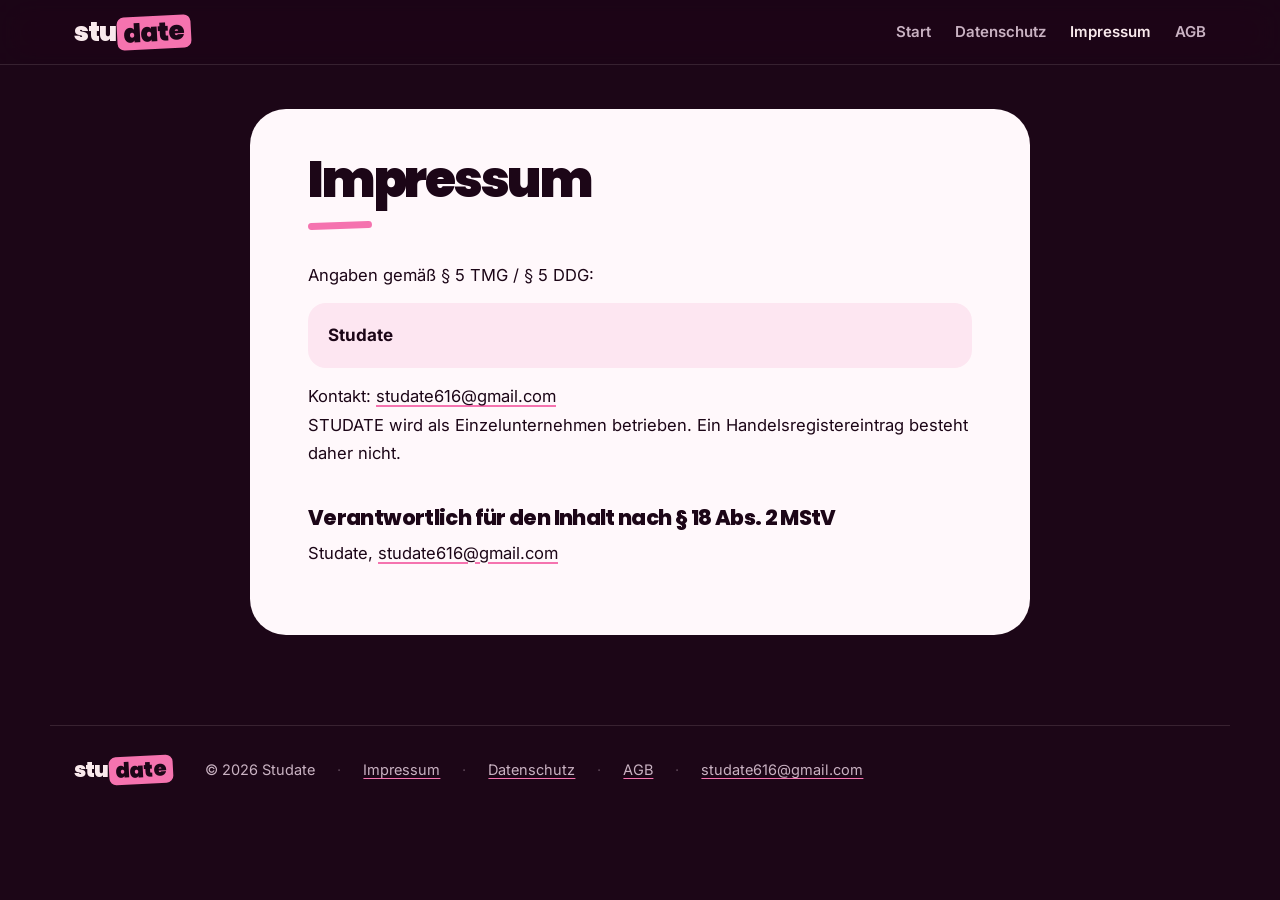
<file: impressum.html>
<!DOCTYPE html>
<html lang="de">
<head>
<meta charset="utf-8">
<meta name="viewport" content="width=device-width, initial-scale=1">
<title>Impressum · STUDATE</title>
<meta name="description" content="STUDATE ist die App für Studis: Lernpartner, Ausgehen und neue Leute an deiner Hochschule.">
<meta name="theme-color" content="#1C0617">
<link rel="icon" type="image/png" href="assets/favicon.png">
<link rel="apple-touch-icon" href="assets/apple-touch-icon.png">
<link rel="stylesheet" href="assets/site.css">
</head>
<body>
  <header class="nav wrap">
    <a class="wordmark" href="index.html">stu<em>date</em></a>
    <nav class="links">
      <a href="index.html">Start</a>
      <a href="datenschutz.html">Datenschutz</a>
      <a href="impressum.html" aria-current="page">Impressum</a>
      <a href="agb.html">AGB</a>
    </nav>
  </header>

  <main class="doc">
    <h1>Impressum</h1><div class="rule"></div>
    <p>Angaben gemäß § 5 TMG / § 5 DDG:</p>
    <div class="addr"><b>Studate</b></div>
    <p>Kontakt: <a href="mailto:studate616@gmail.com">studate616@gmail.com</a><br>
      STUDATE wird als Einzelunternehmen betrieben. Ein Handelsregistereintrag besteht daher nicht.</p>
    <h2>Verantwortlich für den Inhalt nach § 18 Abs. 2 MStV</h2>
    <p>Studate, <a href="mailto:studate616@gmail.com">studate616@gmail.com</a></p>
      </main>

  <footer class="site wrap">
    <a class="wordmark" href="index.html" aria-label="STUDATE Startseite">stu<em>date</em></a>
    <span>© 2026 Studate</span>
    <span class="sep">·</span><a href="impressum.html">Impressum</a>
    <span class="sep">·</span><a href="datenschutz.html">Datenschutz</a>
    <span class="sep">·</span><a href="agb.html">AGB</a>
    <span class="sep">·</span><a href="mailto:studate616@gmail.com">studate616@gmail.com</a>
  </footer>
</body>
</html>
</file>
<file: assets/site.css>
/* STUDATE Website, Stand 24.11.2026. Farben und Schriften wie in der App (src/constants/theme.ts). */
@font-face{font-family:'Poppins';font-weight:900;font-style:normal;font-display:swap;src:url('fonts/Poppins_900Black.woff2') format('woff2')}
@font-face{font-family:'Poppins';font-weight:800;font-style:normal;font-display:swap;src:url('fonts/Poppins_800ExtraBold.woff2') format('woff2')}
@font-face{font-family:'Inter';font-weight:400;font-style:normal;font-display:swap;src:url('fonts/Inter_400Regular.woff2') format('woff2')}
@font-face{font-family:'Inter';font-weight:600;font-style:normal;font-display:swap;src:url('fonts/Inter_600SemiBold.woff2') format('woff2')}
@font-face{font-family:'Inter';font-weight:700;font-style:normal;font-display:swap;src:url('fonts/Inter_700Bold.woff2') format('woff2')}

:root{
  --pink:#F573AF; --pink-soft:#FDE6F1; --pink-dunkel:#F9E9EC; --plum:#1C0617; --plum-2:#2A0B22; --plum-3:#3A1430;
  --lime:#D0F578; --butter:#F2C94C; --gelb:#FFEA00; --marker:#BF2A70;
  --text:#F9E9EC; --text-leise:#C9B2C2; --linie:rgba(249,233,236,.12);
  --kopf:'Poppins',-apple-system,BlinkMacSystemFont,'Segoe UI',Helvetica,Arial,sans-serif;
  --lauf:'Inter',-apple-system,BlinkMacSystemFont,'Segoe UI',Roboto,Helvetica,Arial,sans-serif;
  color-scheme:dark;
}
*{box-sizing:border-box}
html{-webkit-text-size-adjust:100%;scroll-behavior:smooth;scroll-padding-top:84px}
body{margin:0;background:var(--plum);color:var(--text);font-family:var(--lauf);font-size:17px;line-height:1.6;
  -webkit-font-smoothing:antialiased;overflow-x:hidden}
img{max-width:100%}
a{color:inherit}
a:focus-visible,button:focus-visible,summary:focus-visible{outline:3px solid var(--gelb);outline-offset:3px;border-radius:6px}
.wrap{max-width:1180px;margin:0 auto;padding:0 24px}

/* Wortmarke: „stu“ + leicht gedrehter pinker Block „date“ */
.wordmark{font-family:var(--kopf);font-weight:900;font-size:26px;letter-spacing:-.045em;text-decoration:none;color:var(--text);
  display:inline-flex;align-items:center;gap:1px;line-height:1}
.wordmark em{font-style:normal;background:var(--pink);color:var(--plum);padding:3px 7px 4px;border-radius:7px;
  transform:rotate(-3deg);display:inline-block}

/* Kopfleiste */
header.nav{position:sticky;top:0;z-index:50;background:rgba(28,6,23,.78);
  -webkit-backdrop-filter:saturate(1.4) blur(18px);backdrop-filter:saturate(1.4) blur(18px);border-bottom:1px solid var(--linie)}
header.nav .innen,header.nav.wrap{display:flex;align-items:center;justify-content:space-between;gap:14px 26px}
header.nav .innen{max-width:1180px;margin:0 auto;padding:14px 24px}
header.nav.wrap{max-width:none;padding:14px max(24px,calc((100vw - 1132px)/2));flex-wrap:wrap}
header.nav .links{display:flex;gap:24px;flex-wrap:wrap;font-size:15px;font-weight:600;align-items:center}
header.nav .links a{color:var(--text-leise);text-decoration:none;padding:6px 0}
header.nav .links a:hover,header.nav .links a[aria-current=page]{color:var(--text)}
.knopf{display:inline-flex;align-items:center;gap:10px;background:var(--pink);color:var(--plum);font-family:var(--lauf);
  font-weight:700;font-size:17px;padding:15px 26px;border-radius:999px;text-decoration:none;
  box-shadow:0 10px 34px rgba(245,115,175,.35);transition:transform .18s ease,box-shadow .18s ease}
.knopf:hover{transform:translateY(-2px);box-shadow:0 16px 40px rgba(245,115,175,.45)}
.knopf svg{width:17px;height:21px;fill:currentColor;flex:none;margin-top:-3px}
.knopf.klein{font-size:14.5px;padding:10px 18px;box-shadow:none}
.knopf.klein svg{width:13px;height:16px;margin-top:-2px}
.knopf.dunkel{background:var(--plum);color:var(--pink-dunkel);box-shadow:0 12px 36px rgba(28,6,23,.35)}
header.nav .links a.knopf{color:var(--plum);padding:10px 18px}

/* Überschriften */
h1,h2,h3{font-family:var(--kopf);font-weight:900;letter-spacing:-.045em;line-height:1.02;margin:0;text-wrap:balance}
.block{display:inline-block;white-space:nowrap;background:var(--pink);color:var(--plum);padding:0 .16em .04em;border-radius:.16em;transform:rotate(-1.6deg)}
.auge{font-size:12.5px;font-weight:700;letter-spacing:.12em;text-transform:uppercase;color:var(--pink);margin:0 0 18px}

/* Start */
.hero{position:relative;padding:70px 0 40px;overflow-x:clip}
.hero::before{content:'';position:absolute;inset:-10% -20% 0;pointer-events:none;
  background:radial-gradient(760px 620px at 76% 44%,rgba(245,115,175,.42),transparent 68%),
             radial-gradient(520px 420px at 4% 70%,rgba(245,115,175,.14),transparent 70%);
  -webkit-mask-image:linear-gradient(#000 72%,transparent);mask-image:linear-gradient(#000 72%,transparent)}
.korn{position:absolute;inset:0;pointer-events:none;opacity:.07;-webkit-mask-image:linear-gradient(#000 60%,transparent);mask-image:linear-gradient(#000 60%,transparent);
  background-image:radial-gradient(rgba(255,255,255,.9) 1px,transparent 1.5px);background-size:9px 9px}
.hero .innen{position:relative;display:grid;grid-template-columns:1.08fr .92fr;gap:40px;align-items:center}
.hero h1{font-size:clamp(42px,5.6vw,78px);margin:0 0 26px}
.hero h1 .block{margin-top:.06em}
.lede{font-size:clamp(17px,1.5vw,20px);color:var(--text-leise);max-width:31em;margin:0 0 32px}
.lede b{color:var(--text);font-weight:600}
.cta{display:flex;align-items:center;gap:16px 20px;flex-wrap:wrap}
.cta small{font-size:14px;color:var(--text-leise)}

/* Handy */
.tel{--w:min(290px,66vw);position:relative;width:var(--w);flex:none;border:calc(var(--w)*.032) solid #0B0208;
  border-radius:calc(var(--w)*.17);overflow:hidden;background:#0B0208;
  box-shadow:0 40px 90px rgba(11,2,8,.55),0 0 0 1.5px rgba(249,233,236,.16)}
.tel img{display:block;width:100%;height:auto;aspect-ratio:600/1304}
.tel::after{content:'';position:absolute;left:50%;top:calc(var(--w)*.026);width:31%;height:calc(var(--w)*.088);
  transform:translateX(-50%);background:#000;border-radius:999px}

.trio{position:relative;height:clamp(520px,58vw,690px);display:flex;justify-content:center;align-items:center}
.trio .tel{position:absolute}
.trio .mitte{--w:min(300px,60vw);z-index:3}
.trio .links-tel,.trio .rechts-tel{--w:min(250px,50vw);z-index:1;filter:brightness(.78) saturate(.95)}
.trio .links-tel{transform:translateX(-62%) rotate(-9deg)}
.trio .rechts-tel{transform:translateX(62%) rotate(9deg)}

/* Schwebende Karten wie auf den Store-Folien */
.chip{position:absolute;z-index:5;display:flex;align-items:center;gap:11px;background:#fff;color:var(--plum);
  border-radius:18px;padding:11px 16px 11px 12px;font-size:13px;line-height:1.25;white-space:nowrap;
  box-shadow:0 18px 44px rgba(11,2,8,.35)}
.chip b{display:block;font-size:14.5px;font-weight:700}
.chip span{opacity:.72}
.chip i{flex:none;width:32px;height:32px;border-radius:50%;background:var(--plum);display:grid;place-items:center}
.chip i svg{width:16px;height:16px;fill:none;stroke:var(--pink);stroke-width:2.6;stroke-linecap:round;stroke-linejoin:round}
.chip.dunkel{background:var(--plum);color:var(--pink-dunkel)}
.chip.dunkel i{background:var(--pink)} .chip.dunkel i svg{stroke:var(--plum)}
.chip.pink{background:var(--pink);color:var(--plum)}
.chip.gelb i{background:var(--gelb)} .chip.gelb i svg{stroke:var(--plum)}

/* Laufband */
.band-lauf{position:relative;background:var(--pink);color:var(--plum);overflow:hidden;transform:rotate(-1.4deg);
  margin:34px -3vw 0;padding:15px 0;box-shadow:0 20px 60px rgba(245,115,175,.25)}
.band-lauf .spur{display:flex;gap:0;width:max-content;animation:lauf 36s linear infinite}
.band-lauf span{font-family:var(--kopf);font-weight:900;font-size:clamp(20px,2.6vw,30px);letter-spacing:-.04em;
  white-space:nowrap;padding:0 22px;display:inline-flex;align-items:center;gap:44px}
.band-lauf span::after{content:'';width:11px;height:11px;border-radius:50%;background:var(--plum)}
@keyframes lauf{to{transform:translateX(-50%)}}

/* Abschnitte */
section.teil{padding-top:110px}
.kopfzeile{max-width:820px;margin:0 0 44px}
.kopfzeile h2{font-size:clamp(36px,5.2vw,64px)}
.kopfzeile p{color:var(--text-leise);font-size:19px;margin:20px 0 0;max-width:34em}
.kopfzeile p.auge{color:var(--pink);font-size:12.5px;margin:0 0 18px}

.panel{position:relative;border-radius:44px;overflow:hidden;display:grid;grid-template-columns:1fr auto;
  gap:40px clamp(30px,6vw,90px);align-items:center;padding:clamp(34px,5.4vw,76px);margin:0 0 26px}
.panel.dreh{grid-template-columns:auto 1fr}
.panel.dreh .text{order:2}
.panel h2{font-size:clamp(33px,5vw,66px);margin:0 0 22px}
.panel p{font-size:clamp(17px,1.45vw,19.5px);margin:0;max-width:27em}
.panel .auge{margin-bottom:16px}
.panel ul{list-style:none;padding:0;margin:26px 0 0;display:grid;gap:12px}
.panel li{display:flex;gap:12px;align-items:flex-start;font-weight:600;font-size:16.5px}
.panel li::before{content:'';flex:none;width:22px;height:22px;margin-top:2px;border-radius:50%;
  background:currentColor;-webkit-mask:var(--haken) center/contain no-repeat;mask:var(--haken) center/contain no-repeat}
:root{--haken:url("data:image/svg+xml,%3Csvg xmlns='http://www.w3.org/2000/svg' viewBox='0 0 24 24'%3E%3Cpath fill-rule='evenodd' d='M12 1a11 11 0 1 0 0 22 11 11 0 0 0 0-22zm5.3 8.2-6.1 6.6a1.2 1.2 0 0 1-1.7 0l-2.8-2.9 1.7-1.7 1.9 2 5.3-5.6z'/%3E%3C/svg%3E")}
.panel.pink{background:radial-gradient(700px 520px at 82% 30%,#FA9CC9,transparent 70%),var(--pink);color:var(--plum)}
.panel.pink .auge{color:var(--plum);opacity:.7}
.panel.pink .block{background:var(--plum);color:var(--pink)}
.panel.rosa{background:radial-gradient(640px 520px at 80% 40%,#F9B7D7,transparent 72%),var(--pink-soft);color:var(--plum)}
.panel.rosa .auge{color:var(--marker)}
.panel.dunkel{background:radial-gradient(640px 520px at 78% 36%,rgba(245,115,175,.5),transparent 72%),var(--plum-2);
  box-shadow:inset 0 0 0 1px rgba(245,115,175,.2)}
.panel.dunkel p{color:var(--text-leise)}
.panel.dreh.dunkel{background:radial-gradient(640px 520px at 22% 36%,rgba(245,115,175,.5),transparent 72%),var(--plum-2)}
.panel.dreh.rosa{background:radial-gradient(640px 520px at 20% 40%,#F9B7D7,transparent 72%),var(--pink-soft)}
.telwrap{position:relative;justify-self:center;padding:0 clamp(0px,3vw,46px)}
.blase{position:absolute;z-index:5;max-width:230px;padding:13px 17px;border-radius:20px;font-size:14.5px;font-weight:600;
  line-height:1.3;box-shadow:0 18px 44px rgba(11,2,8,.4)}
.blase.a{background:#fff;color:var(--plum);border-bottom-left-radius:6px}
.blase.b{background:var(--pink);color:var(--plum);border-bottom-right-radius:6px}

/* Drei Modi */
.modi{display:grid;grid-template-columns:repeat(3,1fr);gap:20px}
.modus{border-radius:32px;padding:30px 28px 34px;color:var(--plum);transition:transform .25s ease}
.modus:hover{transform:translateY(-6px) rotate(-.6deg)}
.modus h3{font-size:36px;margin:0 0 14px;display:flex;align-items:center;gap:2px}
.modus h3 em{font-style:normal;background:var(--plum);color:#fff;padding:1px 9px 4px;border-radius:9px;transform:rotate(-2.4deg);display:inline-block}
.modus p{margin:0;font-size:16.5px;opacity:.86}
.modus.eins{background:var(--pink)} .modus.zwei{background:var(--pink-soft)} .modus.drei{background:var(--lime)}
.modus.zwei h3 em{background:var(--pink);color:var(--plum)}

/* Sicherheit */
.punkte{display:grid;grid-template-columns:repeat(2,1fr);gap:16px;margin:30px 0 0}
.punkt{background:rgba(28,6,23,.09);border-radius:22px;padding:20px 20px 22px}
.punkt b{display:block;font-family:var(--kopf);font-weight:800;font-size:19px;letter-spacing:-.03em;margin:0 0 6px}
.punkt span{font-size:15.5px;line-height:1.5;display:block;opacity:.86}

/* Schritte */
.schritte{display:grid;grid-template-columns:repeat(3,1fr);gap:20px;counter-reset:s}
.schritt{border-radius:30px;padding:28px 26px 30px;background:var(--plum-2);box-shadow:inset 0 0 0 1px var(--linie);counter-increment:s}
.schritt::before{content:counter(s);font-family:var(--kopf);font-weight:900;font-size:22px;width:46px;height:46px;border-radius:14px;
  background:var(--pink);color:var(--plum);display:grid;place-items:center;transform:rotate(-4deg);margin:0 0 20px}
.schritt h3{font-size:24px;font-weight:800;letter-spacing:-.03em;margin:0 0 8px}
.schritt p{margin:0;color:var(--text-leise);font-size:16px}

/* Fragen */
.fragen{max-width:860px;display:grid;gap:12px}
.fragen details{background:var(--plum-2);border-radius:22px;box-shadow:inset 0 0 0 1px var(--linie)}
.fragen summary{list-style:none;cursor:pointer;padding:20px 58px 20px 24px;font-weight:700;font-size:18px;position:relative}
.fragen summary::-webkit-details-marker{display:none}
.fragen summary::after{content:'';position:absolute;right:22px;top:50%;width:14px;height:14px;margin-top:-10px;
  border-right:3px solid var(--pink);border-bottom:3px solid var(--pink);transform:rotate(45deg);transition:transform .2s ease}
.fragen details[open] summary::after{transform:rotate(-135deg);margin-top:-3px}
.fragen details p{margin:0;padding:0 24px 22px;color:var(--text-leise);max-width:40em}
.fragen a{text-decoration-color:var(--pink);text-underline-offset:3px}

/* Schluss */
.schluss{position:relative;border-radius:44px;overflow:hidden;text-align:center;color:var(--plum);
  background:radial-gradient(620px 420px at 50% 0%,#FBA8D0,transparent 70%),var(--pink);padding:clamp(54px,8vw,110px) 26px}
.schluss>*:not(.korn){position:relative}
.schluss h2{font-size:clamp(42px,7vw,92px);margin:0 0 22px}
.schluss .block{background:var(--plum);color:var(--pink)}
.schluss p{font-size:19px;margin:0 auto 34px;max-width:28em;font-weight:500}
.schluss small{display:block;margin-top:16px;font-size:14px;opacity:.75}

footer.site{margin-top:90px;border-top:1px solid var(--linie);padding:30px 24px 70px;color:var(--text-leise);font-size:14.5px;
  display:flex;flex-wrap:wrap;gap:8px 22px;align-items:center}
footer.site a{text-decoration-color:var(--pink);text-underline-offset:3px}
footer.site .sep{opacity:.35}
footer.site .wordmark{font-size:21px;margin-right:10px}

/* Einblenden beim Scrollen. Ohne JavaScript bleibt alles sichtbar. */
@media (prefers-reduced-motion:no-preference){
  .js .zeig{opacity:0;transform:translateY(26px);transition:opacity .7s cubic-bezier(.2,.7,.2,1),transform .7s cubic-bezier(.2,.7,.2,1)}
  .js .zeig.da{opacity:1;transform:none}
  .trio .mitte{animation:schweb 7s ease-in-out infinite}
  @keyframes schweb{50%{translate:0 -10px}}
  .chip,.blase{animation:schweb 6s ease-in-out infinite}
  .chip:nth-of-type(even),.blase.b{animation-delay:-3s}
}
@media (prefers-reduced-motion:reduce){.band-lauf .spur{animation:none}html{scroll-behavior:auto}}

/* Rechtsseiten: helles Blatt auf dunklem Grund */
main.doc{max-width:780px;margin:44px auto 0;padding:46px clamp(22px,5vw,58px) 54px;background:#FFF8FB;color:var(--plum);border-radius:36px;
  --ink:#1C0617;--ink-soft:#6E5D6B;--line:#EFDDE8}
.doc h1{font-size:clamp(34px,5vw,50px);margin:0 0 6px}
.doc .rule{width:64px;height:7px;background:var(--pink);border-radius:4px;margin:16px 0 32px;transform:rotate(-2deg)}
.doc h2{font-family:var(--kopf);font-weight:800;font-size:21px;letter-spacing:-.03em;line-height:1.2;margin:38px 0 8px}
.doc p,.doc li{font-size:16.5px;line-height:1.72}
.doc p{margin:0 0 14px}
.doc .addr,.doc .hinweis{background:var(--pink-soft);border-radius:18px;padding:18px 20px;margin:0 0 14px;line-height:1.7}
.doc .hinweis p{margin:0 0 8px} .doc .hinweis p:last-child{margin:0}
.doc ul{margin:0 0 14px;padding-left:22px}
.doc li{margin:0 0 7px}
.doc a{color:var(--ink);text-decoration-color:var(--pink);text-decoration-thickness:2px;text-underline-offset:3px}
.doc .updated{margin-top:40px;padding-top:16px;border-top:1px solid var(--line);color:var(--ink-soft);font-size:14px}
.doc .note{color:var(--ink-soft);font-size:14.5px}

@media (max-width:900px){
  .hero{padding:38px 0 20px}
  .hero .innen{grid-template-columns:1fr;gap:26px}
  .trio{height:clamp(470px,118vw,640px)}
  .panel,.panel.dreh{grid-template-columns:1fr;border-radius:32px}
  .panel.dreh .text{order:0}
  .panel .telwrap{margin-top:8px}
  .modi,.schritte{grid-template-columns:1fr}
  section.teil{padding-top:72px}
  .kopfzeile{margin-bottom:30px}
  .schluss{border-radius:32px}
  .nur-breit{display:none !important}
}
@media (max-width:560px){
  body{font-size:16.5px}
  .wrap{padding:0 16px}
  header.nav .innen{padding:11px 16px}
  header.nav.wrap{padding:11px 16px}
  header.nav.wrap .links{gap:16px;font-size:14.5px;width:100%}
  .wordmark{font-size:23px}
  .hero h1{margin-bottom:18px}
  .knopf{font-size:16.5px;padding:15px 22px}
  .cta .knopf{width:100%;justify-content:center}
  .cta small{width:100%;text-align:center}
  .band-lauf{margin-top:20px;padding:12px 0}
  .panel{padding:30px 22px 34px}
  .punkte{grid-template-columns:1fr}
  .chip{font-size:12px;padding:9px 13px 9px 10px;border-radius:15px}
  .chip b{font-size:13px}
  .chip i{width:27px;height:27px}
  .blase{font-size:13px;max-width:180px;padding:10px 13px}
  .modus h3{font-size:32px}
  .fragen summary{font-size:16.5px;padding:17px 50px 17px 18px}
  .fragen details p{padding:0 18px 18px}
  main.doc{margin:18px 12px 0;border-radius:26px;padding:30px 20px 38px}
  .doc p,.doc li{font-size:16px;line-height:1.68}
  footer.site{margin-top:60px;padding:24px 16px 48px;font-size:13.5px;gap:6px 14px}
}
</file>
